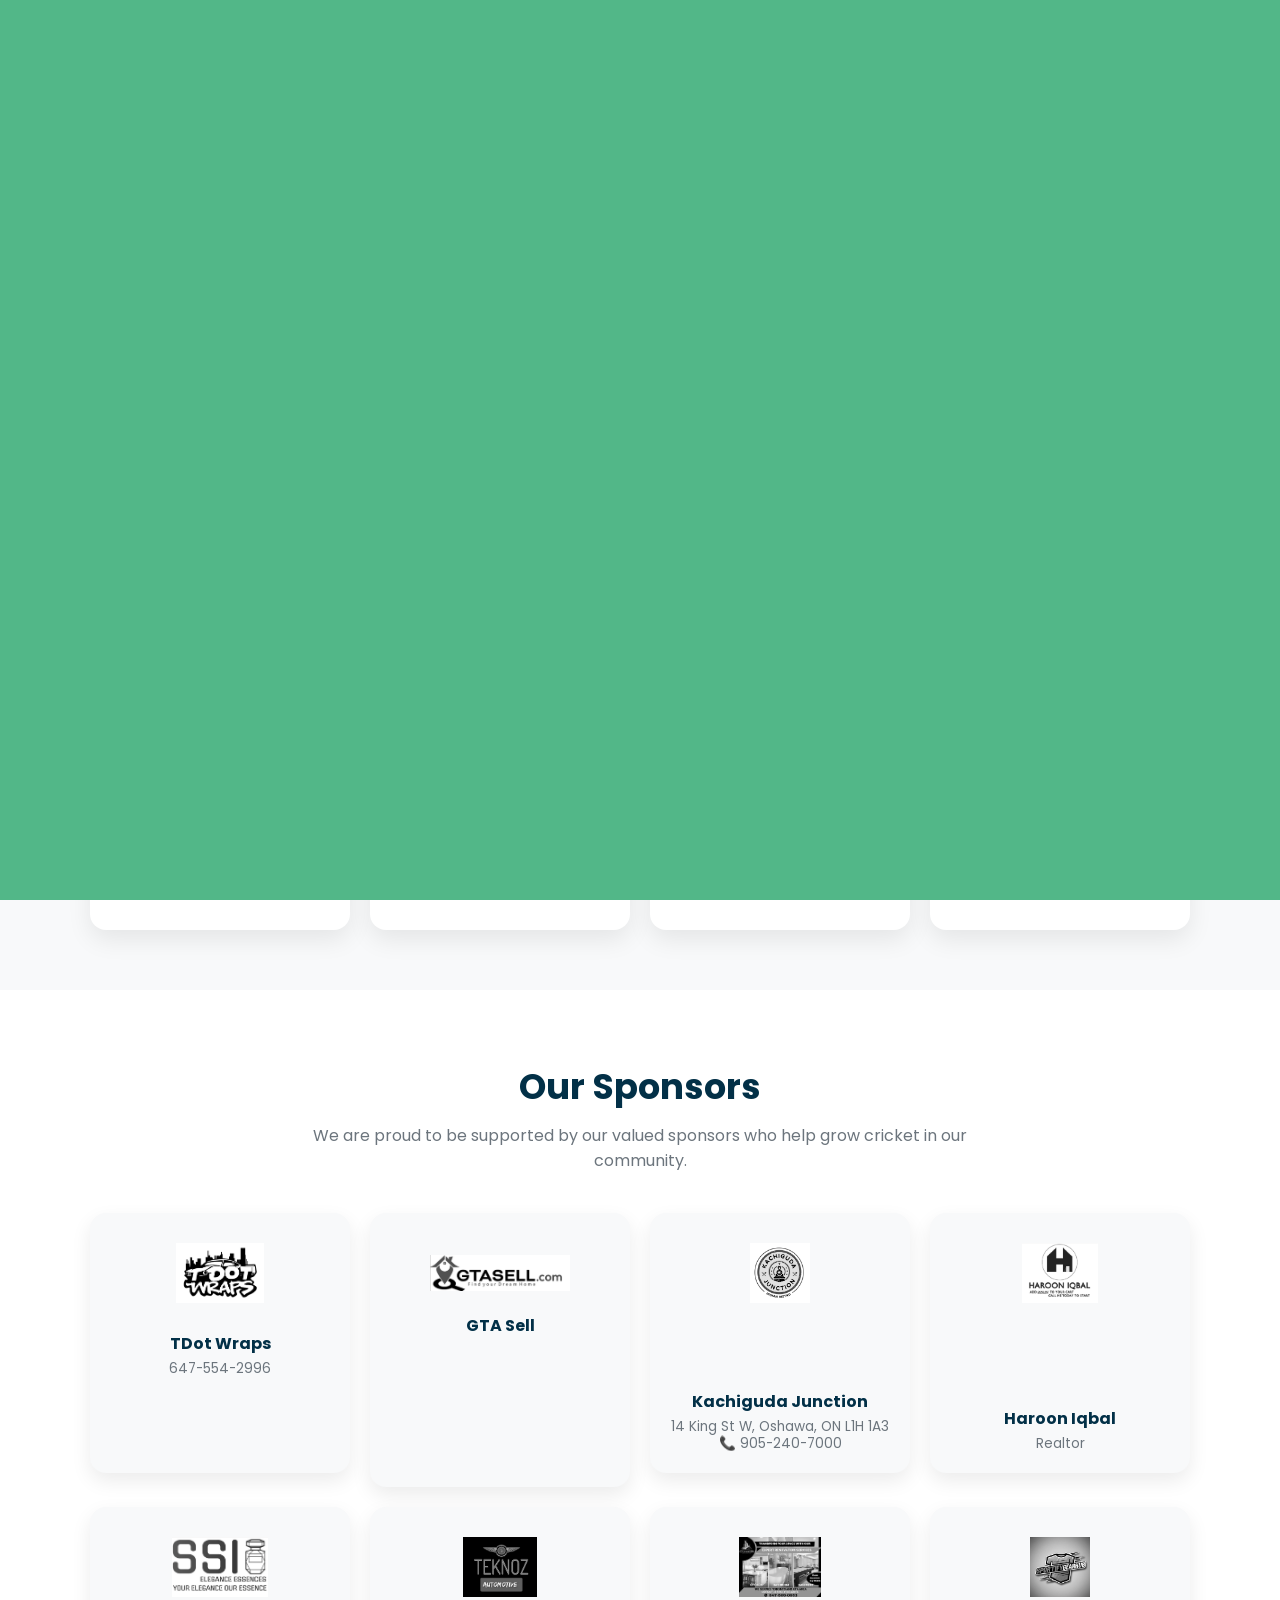
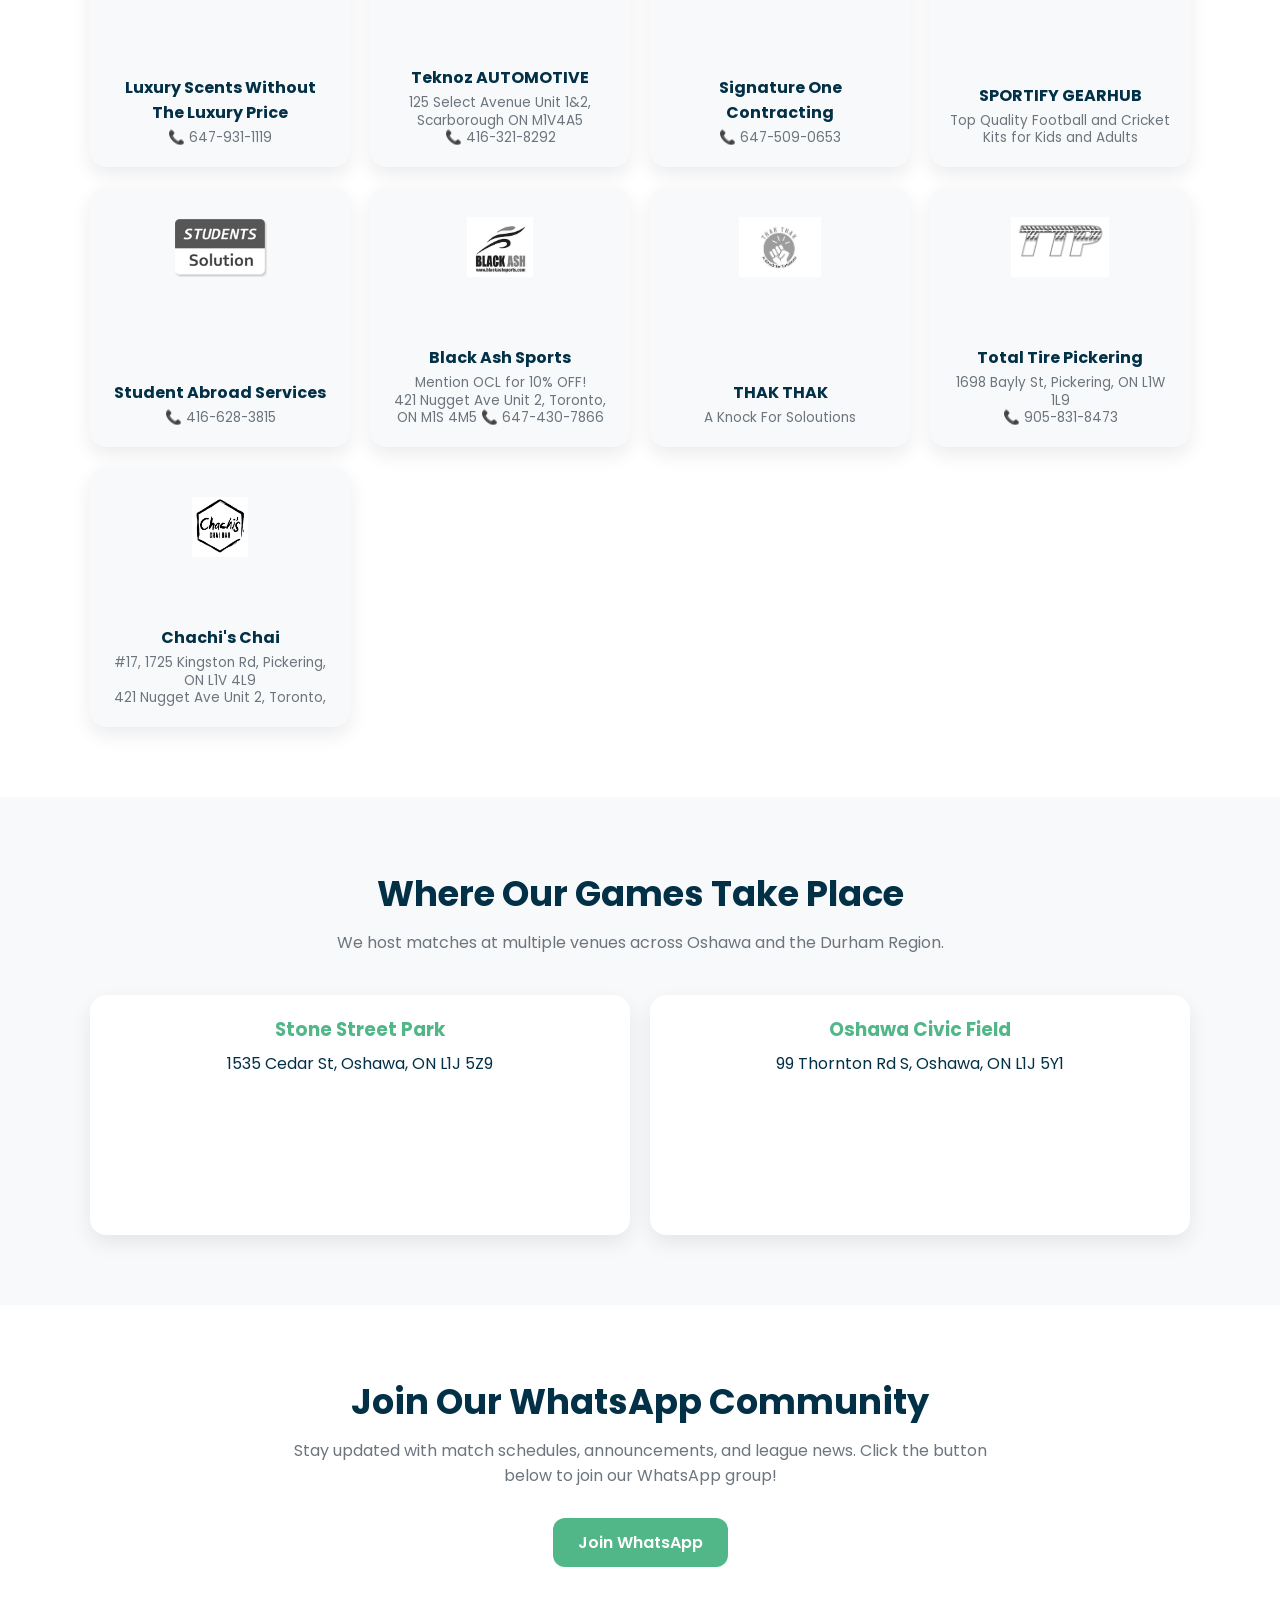
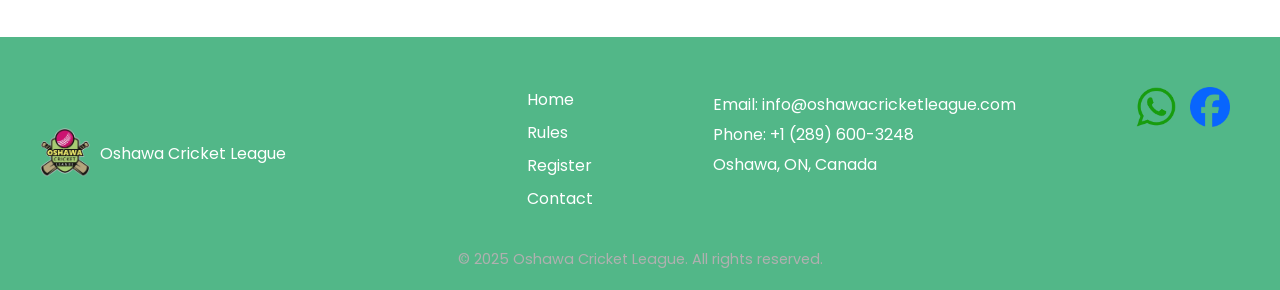
<file: index.html>
<!DOCTYPE html>
<html lang="en">
<head>
  <meta charset="UTF-8" />
  <meta name="viewport" content="width=device-width, initial-scale=1.0" />
  <title>Oshawa Cricket League</title>

  <link rel="stylesheet" href="style.css" />
  <link href="https://fonts.googleapis.com/css2?family=Poppins:wght@300;400;500;600;700&display=swap" rel="stylesheet">
</head>

<body>

<!-- ================= Splash Screen ================= -->
<div id="splash">
  <img src="logo.png" alt="Oshawa Cricket League Logo">
</div>
<!-- =============== End Splash Screen =============== -->

<!-- ================= Navigation Bar ================= -->
<nav id="navbar">
  <a href="index.html" id="nav-logo">
    <img src="logo.png" alt="Oshawa Cricket League Logo">
    <span id="company-name">Oshawa Cricket League</span>
  </a>

  <!-- Hamburger icon for mobile -->
  <div id="hamburger">
    <div class="line"></div>
    <div class="line"></div>
    <div class="line"></div>
  </div>

  <ul id="nav-links">
    <li><a href="index.html">Home</a></li>

    <!-- Rules Dropdown -->
    <li class="dropdown">
      <a href="#">Rules ▼</a>
      <ul class="dropdown-menu">
        <li><a href="indoor-rules.html">Indoor League</a></li>
        <li><a href="night-rules.html">Night League</a></li>
        <li><a href="hardball-rules.html">Hard Leather Ball</a></li>
        <li><a href="youth-hardball-rules.html">Youth Hard Leather Ball</a></li>
      </ul>
    </li>

    <li><a href="stats.html">Schedules & Stats</a></li>
    <li><a href="contact.html">Contact</a></li>
  </ul>
</nav>
<!-- =============== End Navigation Bar =============== -->

<!-- ================= Main Content ================= -->
<main id="main-content">
  <section class="hero">
    <h1>Welcome to Oshawa Cricket League</h1>
    <p>Community • Competition • Cricket</p>
    <a href="register.html" class="btn">Register Now</a>
  </section>
</main>
<!-- =============== End Main Content =============== -->

<!-- ================= About Us ================= -->
  <section id="about">
    <h2>About Us</h2>

    <div class="about-container">
      <div class="about-text">
        <p>
          The <strong>Oshawa Cricket League</strong>, is a community-focused organization dedicated to growing 
          and promoting cricket in Oshawa and the Durham Region. We provide a well-organized, competitive, 
          and inclusive platform for players of all skill levels while upholding the values of sportsmanship,
          respect, and fair play.
          <br><br>
          Our <strong>Mission</strong> is to develop and promote cricket by offering a structured, 
          competitive, and welcoming league that supports player growth, teamwork, and community engagement.          
          <br><br>
          Our <strong>Vision</strong> is to become a leading community cricket league that inspires participation,
          nurtures talent, and unites people through a shared passion for the game.
        </p>
      </div>

      <div class="about-image">
        <img src="team.jpeg" alt="Our Team">
      </div>
    </div>
  </section>
<!-- =============== End About Us =============== -->

<!-- =============== What We Offer =============== -->
<section class="offerings-section">
  <h2>What We Offer</h2>
  <div class="offerings-grid">

    <div class="offer-card">
      <div class="icon">🏏</div>
      <h3>Indoor Cricket</h3>
      <p><strong>Fall / Winter Season</strong></p>
      <span>Tuesday Nights</span>
      <small>Oshawa Civic Fieldhouse</small>
    </div>

    <div class="offer-card">
      <div class="icon">🌙</div>
      <h3>Night Cricket</h3>
      <p><strong>Summer Season</strong></p>
      <span>Wednesday Nights</span>
      <small>Oshawa Civic Recreation Complex</small>
    </div>

    <div class="offer-card">
      <div class="icon">⚡</div>
      <h3>Hard-Leather Ball Cricket</h3>
      <p><strong>Summer Season</strong></p>
      <span>Saturday Afternoons</span>
      <small>Stone Street Park</small>
    </div>

    <div class="offer-card">
      <div class="icon">👦</div>
      <h3>Youth Hard-Leather Cricket</h3>
      <p><strong>Youth Program</strong></p>
      <span>Monday Evenings</span>
      <small>Stone Street (DCDSB Field)</small>
    </div>

  </div>
</section>
<!-- =============== End What We Offer =============== -->

<!-- ================= Our Sponsors ================= -->
<section class="sponsors-section">
  <h2>Our Sponsors</h2>
  <p class="sponsors-subtext">
    We are proud to be supported by our valued sponsors who help grow cricket in our community.
  </p>

  <div class="sponsors-grid">

    <a href="https://tdotcustom.com/tdot-wraps/" target="_blank" class="sponsor-link">
      <div class="sponsor-card">
        <img src="tdotwraps.png" alt="Sponsor 1 Logo">
        <div class="sponsor-info">
          <h4>TDot Wraps</h4>
          <p>647-554-2996</p>
          <br>
          <br>
          <br>
        </div>
      </div>
    </a>

    <a href="https://sponsor2website.com" target="_blank" class="sponsor-link">
      <div class="sponsor-card">
        <img src="gtasell.png" alt="Sponsor 2 Logo">
        <div class="sponsor-info">
          <h4>GTA Sell</h4>
          <br>
          <br>
          <br>
          <br>
          <br>
        </div>
      </div>
    </a>

    <a href="https://www.kachigudajunction.ca/" target="_blank" class="sponsor-link">
      <div class="sponsor-card">
        <img src="indianbistro.png" alt="Sponsor 3 Logo">
        <div class="sponsor-info">
          <h4>Kachiguda Junction</h4>
          <p>14 King St W, Oshawa, ON L1H 1A3 
            <br>
            📞 905-240-7000
          </p>
        </div>
      </div>
    </a>

    <a href="https://sponsor4website.com" target="_blank" class="sponsor-link">
      <div class="sponsor-card">
        <img src="harooniqbal.png" alt="Sponsor 4 Logo">
        <div class="sponsor-info">
          <h4>Haroon Iqbal</h4>
          <p>Realtor</p>
        </div>
      </div>
    </a>

    <a href="https://ssiee.ca/" target="_blank" class="sponsor-link">
      <div class="sponsor-card">
        <img src="SSI Elegance.png" alt="Sponsor 5 Logo">
        <div class="sponsor-info">
          <h4>Luxury Scents Without The Luxury Price</h4>
          <p>📞 647-931-1119</p>
        </div>
      </div>
    </a>

    <a href="https://sponsor6website.com" target="_blank" class="sponsor-link">
      <div class="sponsor-card">
        <img src="teknoz.png" alt="Sponsor 6 Logo">
        <div class="sponsor-info">
          <h4>Teknoz AUTOMOTIVE</h4>
          <p>125 Select Avenue Unit 1&2, Scarborough ON M1V4A5
            <br> 📞 416-321-8292
          </p>
        </div>
      </div>
    </a>

    <a href="https://www.thakthak.ca/listing/signature-one-contracting/" target="_blank" class="sponsor-link">
      <div class="sponsor-card">
        <img src="signature one.png" alt="Sponsor 7 Logo">
        <div class="sponsor-info">
          <h4>Signature One Contracting</h4>
          <p>📞 647-509-0653</p>
        </div>
      </div>
    </a>

    <a href="https://www.whatsapp.com/channel/0029VaV1DGJAYlUK9IMDwR12" target="_blank" class="sponsor-link">
      <div class="sponsor-card">
        <img src="sportify.png" alt="Sponsor 8 Logo">
        <div class="sponsor-info">
          <h4>SPORTIFY GEARHUB</h4>
          <p>Top Quality Football and Cricket Kits for Kids and Adults</p>
        </div>
      </div>
    </a>

    <a href="https://studentssolution.co.uk/" target="_blank" class="sponsor-link">
      <div class="sponsor-card">
        <img src="students.png" alt="Sponsor 9 Logo">
        <div class="sponsor-info">
          <h4>Student Abroad Services</h4>
          <p>📞 416-628-3815</p>
        </div>
      </div>
    </a>

    <a href="https://sponsor10website.com" target="_blank" class="sponsor-link">
      <div class="sponsor-card">
        <img src="blackash.png" alt="Sponsor 10 Logo">
        <div class="sponsor-info">
          <h4>Black Ash Sports</h4>
          <p>Mention OCL for 10% OFF!
            <br>
            421 Nugget Ave Unit 2, Toronto, ON M1S 4M5
            📞 647-430-7866
          </p>
        </div>
      </div>
    </a>

    <a href="https://www.thakthak.ca/" target="_blank" class="sponsor-link">
      <div class="sponsor-card">
        <img src="THAKTHAK.png" alt="Sponsor 11 Logo">
        <div class="sponsor-info">
          <h4>THAK THAK</h4>
          <p>A Knock For Soloutions</p>
        </div>
      </div>
    </a>

    <a href="https://www.totaltirepickering.com/" target="_blank" class="sponsor-link">
      <div class="sponsor-card">
        <img src="ttp.png" alt="Sponsor 10 Logo">
        <div class="sponsor-info">
          <h4>Total Tire Pickering</h4>
          <p>1698 Bayly St, Pickering, ON L1W 1L9
            <br>
            📞 905-831-8473
          </p>
        </div>
      </div>
    </a>

    <a href="https://www.chachischai.com/" target="_blank" class="sponsor-link">
      <div class="sponsor-card">
        <img src="chachischai.png" alt="Sponsor 10 Logo">
        <div class="sponsor-info">
          <h4>Chachi's Chai</h4>
          <p>#17, 1725 Kingston Rd, Pickering, ON L1V 4L9
            <br>
            421 Nugget Ave Unit 2, Toronto, ON M1S 4M5
            📞 416-752-8787
          </p>
        </div>
      </div>
    </a>

  </div>
</section>
<!-- =============== End Our Sponsors =============== -->

<!-- ================= Game Locations Section ================= -->
<section class="locations-section">
  <h2>Where Our Games Take Place</h2>
  <p class="locations-subtext">We host matches at multiple venues across Oshawa and the Durham Region.</p>

  <div class="locations-grid">
    <!-- Stone Street Park -->
    <div class="location-card">
      <h3>Stone Street Park</h3>
      <p>1535 Cedar St, Oshawa, ON L1J 5Z9</p>
      <iframe 
        src="https://www.google.com/maps/embed?pb=!1m18!1m12!1m3!1d2888.051032879889!2d-78.867!3d43.900!2m3!1f0!2f0!3f0!3m2!1i1024!2i768!4f13.1!3m3!1m2!1s0x882b1a2c9f0d1a0b%3A0x123456789abcd!2sStone%20Street%20Park!5e0!3m2!1sen!2sca!4v1699999999999" 
        width="100%" 
        height="150" 
        style="border:0;" 
        allowfullscreen="" 
        loading="lazy" 
        referrerpolicy="no-referrer-when-downgrade">
      </iframe>
    </div>

    <!-- Oshawa Civic Field -->
    <div class="location-card">
      <h3>Oshawa Civic Field</h3>
      <p>99 Thornton Rd S, Oshawa, ON L1J 5Y1</p>
      <iframe 
        src="https://www.google.com/maps/embed?pb=!1m18!1m12!1m3!1d5750.917833577237!2d-78.89352752351947!3d43.887761171092!2m3!1f0!2f0!3f0!3m2!1i1024!2i768!4f13.1!3m3!1m2!1s0x89d51daf1bc34da5%3A0x8a9a93f44134a738!2s99%20Thornton%20Rd%20S%2C%20Oshawa%2C%20ON%20L1J%205Y1%2C%20Canada!5e0!3m2!1sen!2sus!4v1765925198850!5m2!1sen!2sus" 
        width="100%" 
        height="150" 
        style="border:0;" 
        allowfullscreen="" 
        loading="lazy" 
        referrerpolicy="no-referrer-when-downgrade">
      </iframe>
    </div>
  </div>
</section>
<!-- ================= End Game Locations Section ================= -->

<!-- ================= Join Our WhatsApp Section ================= -->
<section class="whatsapp-section">
  <h2>Join Our WhatsApp Community</h2>
  <p class="whatsapp-subtext">
    Stay updated with match schedules, announcements, and league news. Click the button below to join our WhatsApp group!
  </p>

  <a href="https://chat.whatsapp.com/Fw3AVTek91DAS0odz9z2QQ" target="_blank" class="whatsapp-button">
    Join WhatsApp
  </a>
</section>
<!-- ================= End WhatsApp Section ================= -->

<!-- ================= Footer ================= -->
<footer class="footer-section">
  <div class="footer-container">
    <!-- Logo -->
    <div class="footer-logo">
      <img src="logo.png" alt="Oshawa Cricket League Logo">
      <span>Oshawa Cricket League</span>
    </div>
<br>
<br>
    <!-- Quick Links -->
    <div class="footer-links">
      <a href="index.html">Home</a>
      <a href="indoor-rules.html">Rules</a>
      <a href="register.html">Register</a>
      <a href="contact.html">Contact</a>
    </div>

    <!-- Contact Info -->
    <div class="footer-contact">
      <p>Email: info@oshawacricketleague.com</p>
      <p>Phone: +1 (289) 600-3248</p>
      <p>Oshawa, ON, Canada</p>
    </div>

    <!-- Social / WhatsApp -->
    <div class="footer-social">
      <a href="https://chat.whatsapp.com/Fw3AVTek91DAS0odz9z2QQ" target="_blank">
        <img src="whatsapp.png" alt="WhatsApp">
      </a>
      <a href="https://www.facebook.com/oshawacricket/" target="_blank">
        <img src="fb.png" alt="Facebook">
      </a>
    </div>
  </div>

  <div class="footer-bottom">
    <p>© 2025 Oshawa Cricket League. All rights reserved.</p>
  </div>
</footer>
<!-- ================= End Footer ================= -->

<script src="script.js"></script>
</body>
</html>
</file>
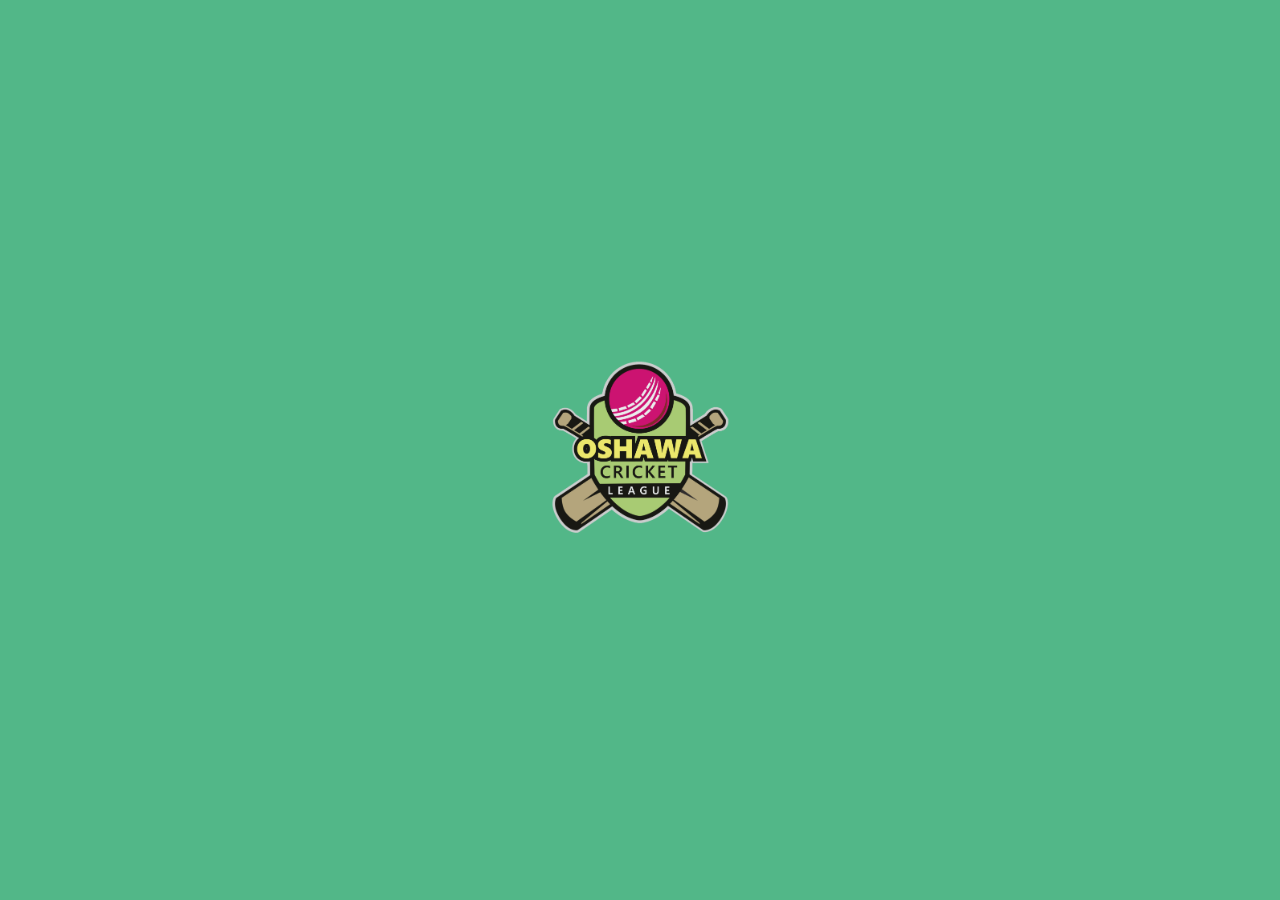
<file: contact.html>
<!DOCTYPE html>
<html lang="en">
<head>
  <meta charset="UTF-8" />
  <meta name="viewport" content="width=device-width, initial-scale=1.0" />
  <title>Contact</title>

  <link rel="stylesheet" href="style.css" />
  <link href="https://fonts.googleapis.com/css2?family=Poppins:wght@300;400;500;600;700&display=swap" rel="stylesheet">
</head>

<body>

<!-- ================= Splash Screen ================= -->
<div id="splash">
  <img src="logo.png" alt="Oshawa Cricket League Logo">
</div>
<!-- =============== End Splash Screen =============== -->

<!-- ================= Navigation Bar ================= -->
<nav id="navbar">
  <a href="index.html" id="nav-logo">
    <img src="logo.png" alt="Oshawa Cricket League Logo">
    <span id="company-name">Oshawa Cricket League</span>
  </a>

  <!-- Hamburger icon for mobile -->
  <div id="hamburger">
    <div class="line"></div>
    <div class="line"></div>
    <div class="line"></div>
  </div>

  <ul id="nav-links">
    <li><a href="index.html">Home</a></li>

    <!-- Rules Dropdown -->
    <li class="dropdown">
      <a href="#">Rules ▼</a>
      <ul class="dropdown-menu">
        <li><a href="indoor-rules.html">Indoor League</a></li>
        <li><a href="night-rules.html">Night League</a></li>
        <li><a href="hardball-rules.html">Hard Leather Ball</a></li>
        <li><a href="youth-hardball-rules.html">Youth Hard Leather Ball</a></li>
      </ul>
    </li>

    <li><a href="stats.html">Schedule & Stats</a></li>
    <li><a href="contact.html">Contact</a></li>
  </ul>
</nav>
<!-- =============== End Navigation Bar =============== -->

<!-- ================= Main Content ================= -->
<main id="main-content">
  <section class="hero">
    <h1>Welcome to Oshawa Cricket League</h1>
    <p>Community • Competition • Cricket</p>
    <a href="#" class="btn">Register Now</a>
  </section>
</main>
<!-- =============== End Main Content =============== -->

<script src="script.js"></script>
</body>
</html>
</file>
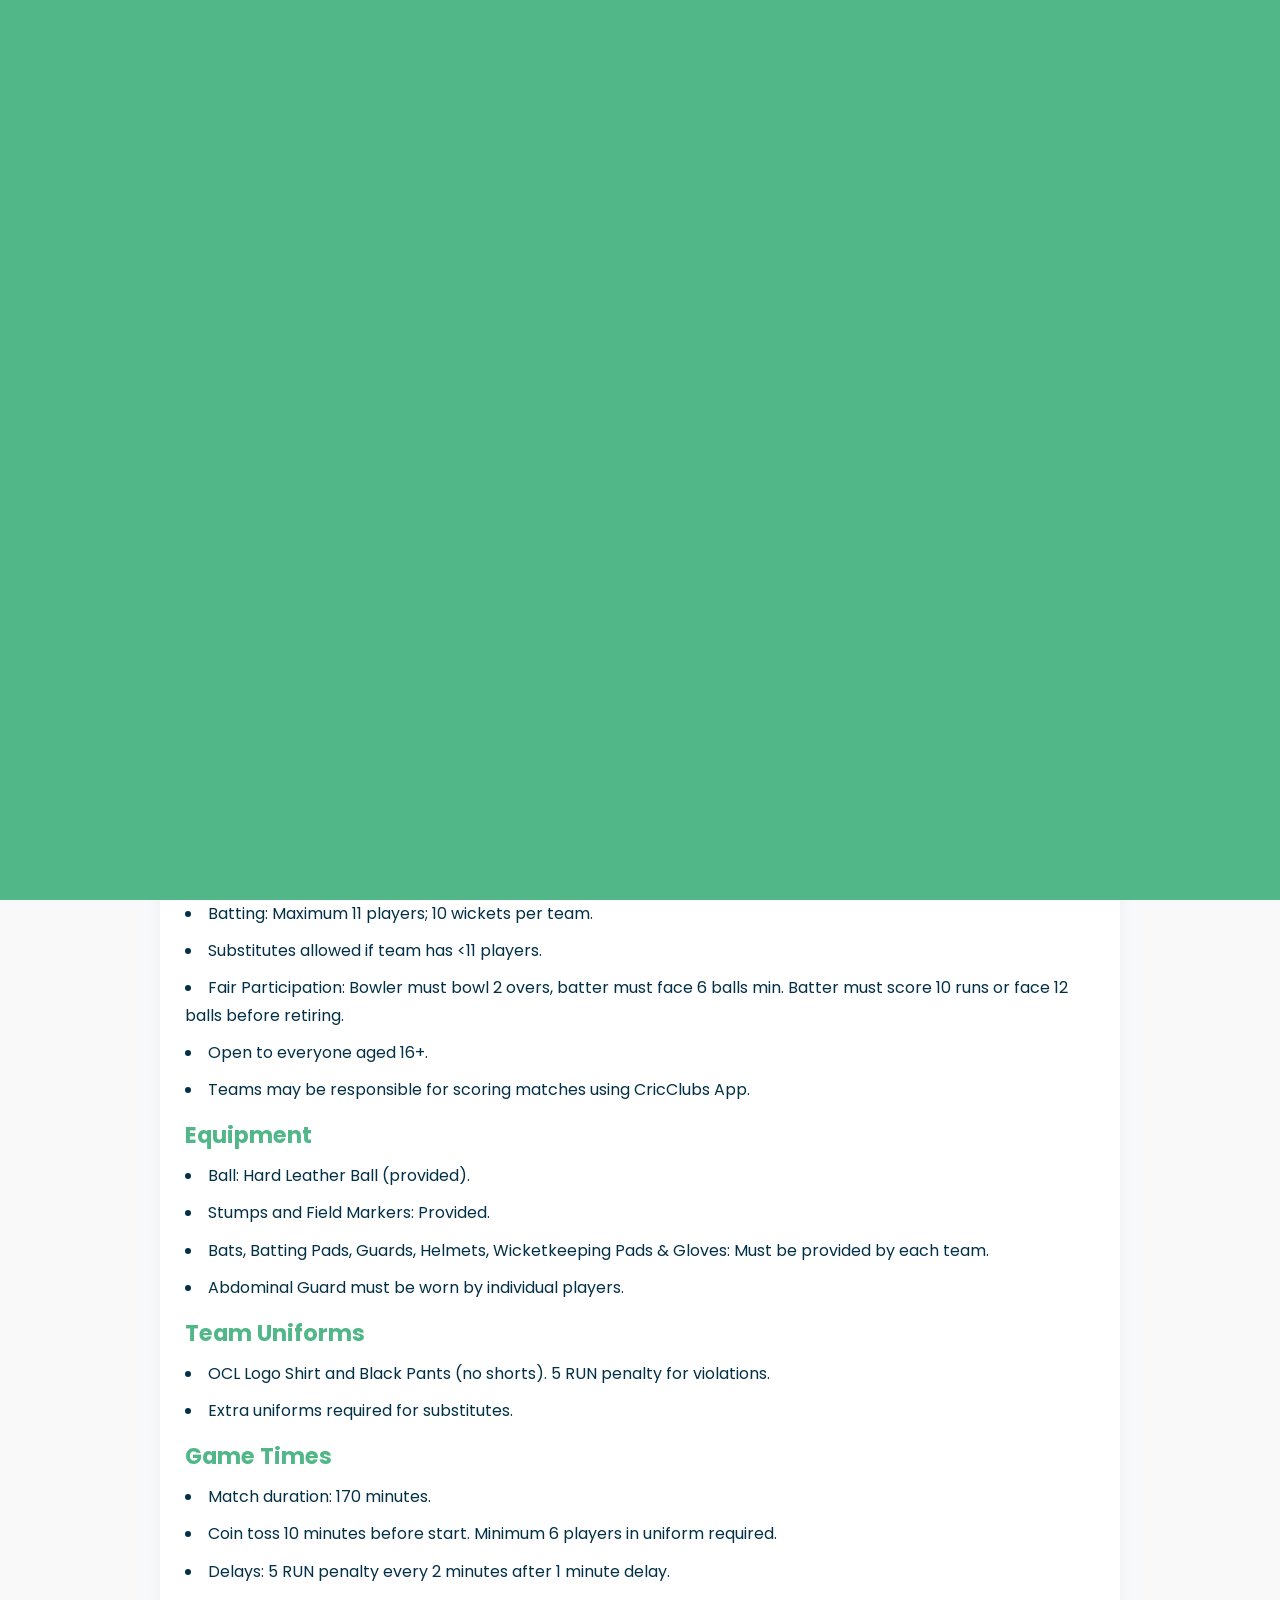
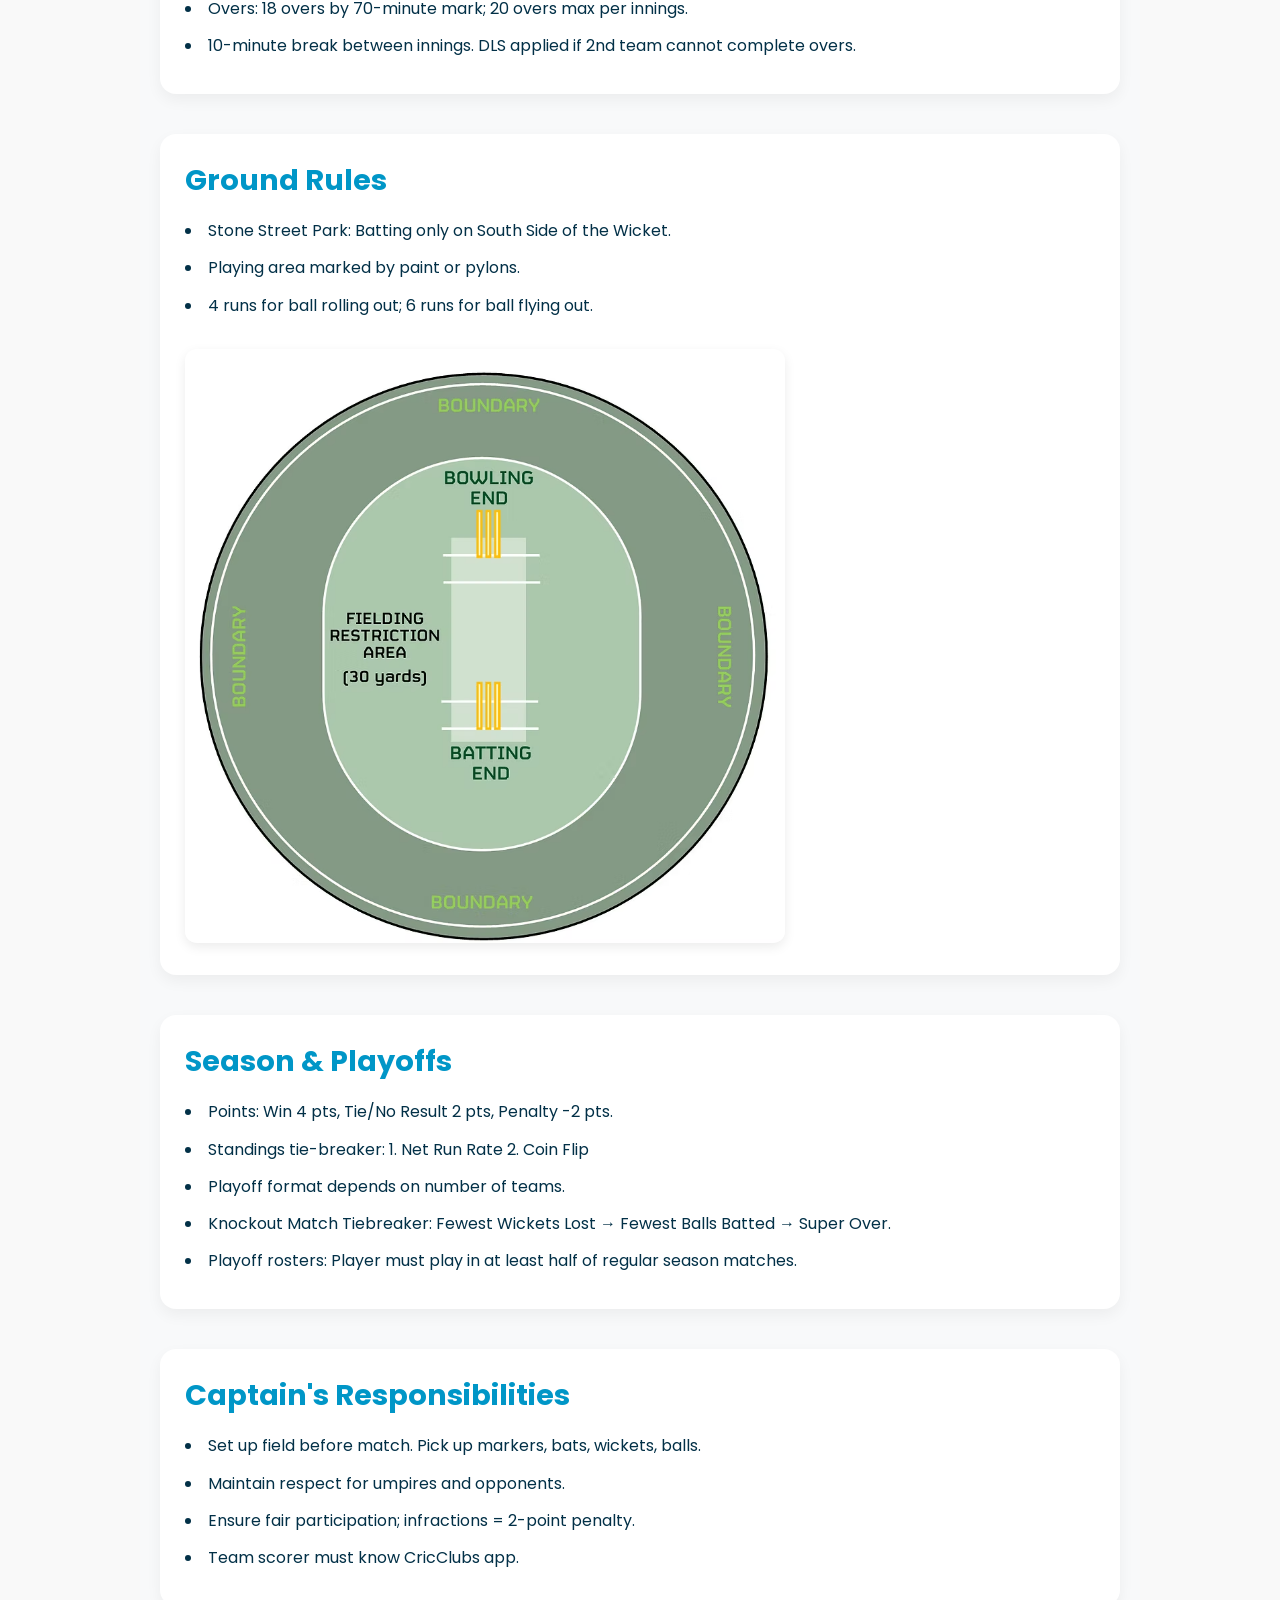
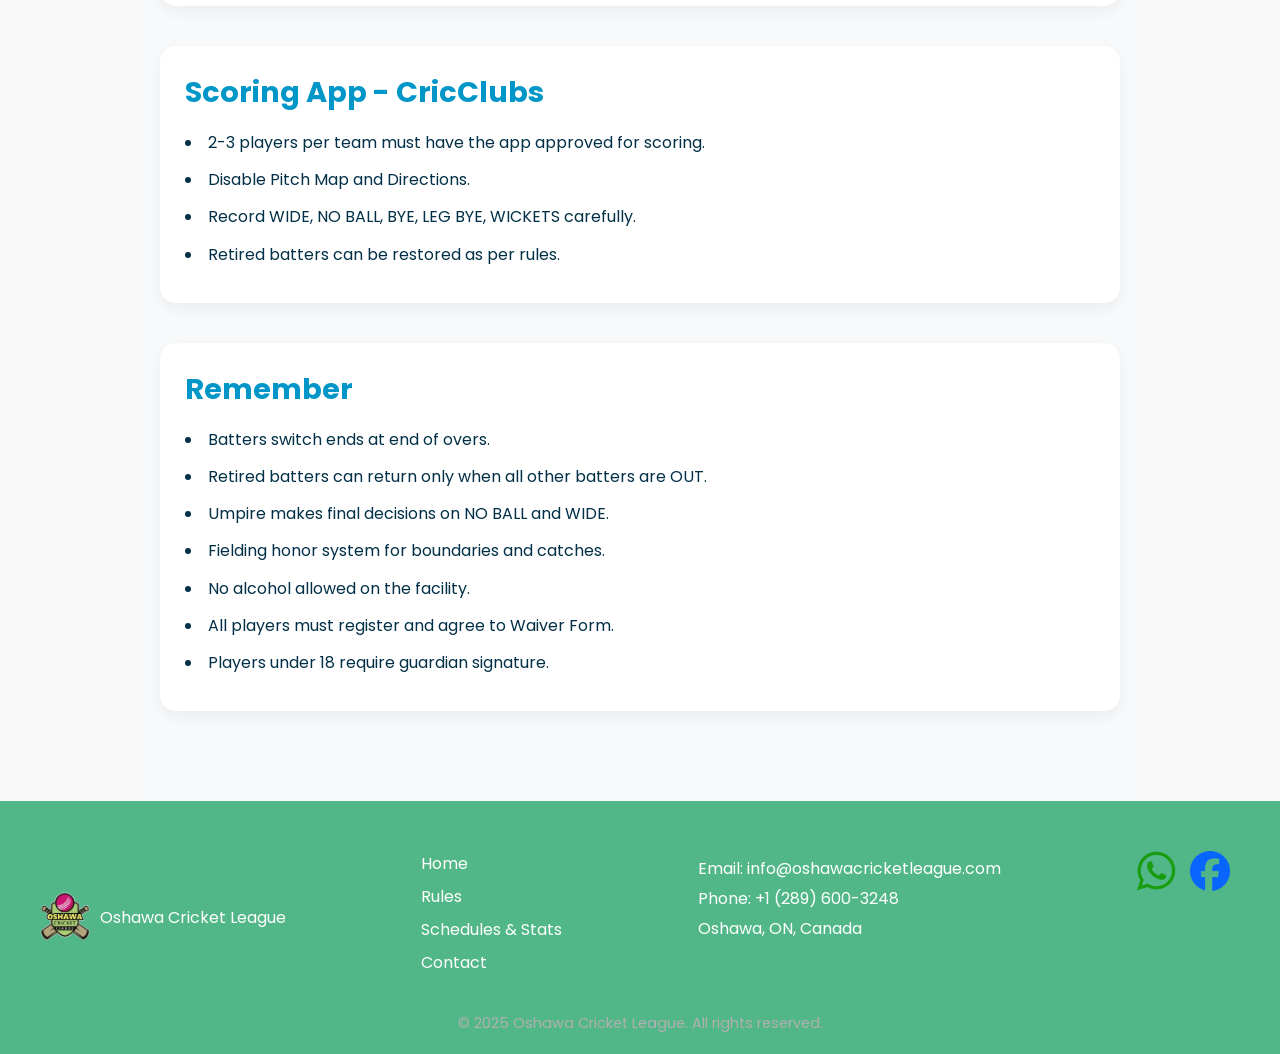
<file: hardball-rules.html>
<!DOCTYPE html>
<html lang="en">
<head>
  <meta charset="UTF-8" />
  <meta name="viewport" content="width=device-width, initial-scale=1.0" />
  <title>Outdoor Hardball League Rules</title>
  <link rel="stylesheet" href="style.css" />
  <link href="https://fonts.googleapis.com/css2?family=Poppins:wght@300;400;500;600;700&display=swap" rel="stylesheet">
</head>

<body>

<!-- ================= Splash Screen ================= -->
<div id="splash">
  <img src="logo.png" alt="Oshawa Cricket League Logo">
</div>
<!-- =============== End Splash Screen =============== -->

<!-- ================= Navigation Bar ================= -->
<nav id="navbar">
  <a href="index.html" id="nav-logo">
    <img src="logo.png" alt="Oshawa Cricket League Logo">
    <span id="company-name">Oshawa Cricket League</span>
  </a>

  <!-- Hamburger icon for mobile -->
  <div id="hamburger">
    <div class="line"></div>
    <div class="line"></div>
    <div class="line"></div>
  </div>

  <ul id="nav-links">
    <li><a href="index.html">Home</a></li>

    <!-- Rules Dropdown -->
    <li class="dropdown">
      <a href="#">Rules ▼</a>
      <ul class="dropdown-menu">
        <li><a href="indoor-rules.html">Indoor League</a></li>
        <li><a href="night-rules.html">Night League</a></li>
        <li><a href="hardball-rules.html">Hard Leather Ball</a></li>
        <li><a href="youth-hardball-rules.html">Youth Hard Leather Ball</a></li>
      </ul>
    </li>

    <li><a href="stats.html">Schedule & Stats</a></li>
    <li><a href="contact.html">Contact</a></li>
  </ul>
</nav>
<!-- =============== End Navigation Bar =============== -->

<!-- ================= Main Content ================= -->
<main id="main-content">
  <section class="hero">
    <h1>Outdoor Hardball League Rules</h1>
    <a href="#" class="btn">Register Now</a>
  </section>
</main>
<!-- =============== End Main Content =============== -->

<!-- =============== End Hardball Rules Section =============== -->
<section class="rules-section">
  <!-- Modifications from Laws of Cricket -->
  <div class="rules-category">
    <h2>Modifications from the Laws of Cricket</h2>
    <ul>
      <li>Each team bats for a set period of time: 80 minutes or 20 overs.</li>
      <li>Each bowler will be limited to 4 overs.</li>
      <li>Ball: Hard Leather Ball (White - Black Ash Sports).</li>
      <li>Fielding Restrictions: First 6 overs - Powerplay. Only 2 fielders outside the 30-yard Fielding Restriction Area. Remaining overs - 4 fielders must stay within the restriction area. See Diagram Below.</li>
      <li>WIDE and NO BALL: ICC Standard Applies.</li>
      <li>WIDE delivery: 1 run (+ additional runs) for batting side; batter can be OUT - stumped.</li>
      <li>NO BALL: Next ball is a FREE HIT. Batter can score runs without risk of being OUT (except run out). After 3rd WIDE/NO BALL, subsequent deliveries = 2 runs (+ any additional runs).</li>
      <li>Innings Last Over: Umpire declares last over with 4 minutes left. All WIDE balls rebowled.</li>
      <li>BYES: Runs taken because the ball is missed by wicketkeeper.</li>
      <li>LEG BYES: Runs scored if ball hits legs after batter's shot.</li>
      <li>Batters are OUT when bowled, caught, run out, stumped, or hit wicket.</li>
      <li>LBW will be enforced fully or on deliberate blocking of the wickets.</li>
    </ul>
  </div>

  <!-- Tournament Specific Rules -->
  <div class="rules-category">
    <h2>Tournament Specific Rules</h2>

    <h3>The Team</h3>
    <ul>
      <li>Minimum 9 players per team; remaining players follow guidelines.</li>
      <li>Fielding: Maximum 11 players on the field.</li>
      <li>Batting: Maximum 11 players; 10 wickets per team.</li>
      <li>Substitutes allowed if team has <11 players.</li>
      <li>Fair Participation: Bowler must bowl 2 overs, batter must face 6 balls min. Batter must score 10 runs or face 12 balls before retiring.</li>
      <li>Open to everyone aged 16+.</li>
      <li>Teams may be responsible for scoring matches using CricClubs App.</li>
    </ul>

    <h3>Equipment</h3>
    <ul>
      <li>Ball: Hard Leather Ball (provided).</li>
      <li>Stumps and Field Markers: Provided.</li>
      <li>Bats, Batting Pads, Guards, Helmets, Wicketkeeping Pads & Gloves: Must be provided by each team.</li>
      <li>Abdominal Guard must be worn by individual players.</li>
    </ul>

    <h3>Team Uniforms</h3>
    <ul>
      <li>OCL Logo Shirt and Black Pants (no shorts). 5 RUN penalty for violations.</li>
      <li>Extra uniforms required for substitutes.</li>
    </ul>

    <h3>Game Times</h3>
    <ul>
      <li>Match duration: 170 minutes.</li>
      <li>Coin toss 10 minutes before start. Minimum 6 players in uniform required.</li>
      <li>Delays: 5 RUN penalty every 2 minutes after 1 minute delay.</li>
      <li>Overs: 18 overs by 70-minute mark; 20 overs max per innings.</li>
      <li>10-minute break between innings. DLS applied if 2nd team cannot complete overs.</li>
    </ul>
  </div>

  <!-- Ground Rules -->
  <div class="rules-category">
    <h2>Ground Rules</h2>
    <ul>
      <li>Stone Street Park: Batting only on South Side of the Wicket.</li>
      <li>Playing area marked by paint or pylons.</li>
      <li>4 runs for ball rolling out; 6 runs for ball flying out.</li>
    </ul>

    <!-- Optional Ground Image -->
    <img src="outdoor.avif" alt="Outdoor League Ground Map" class="ground-image">
  </div>

  <!-- Season & Playoffs -->
  <div class="rules-category">
    <h2>Season & Playoffs</h2>
    <ul>
      <li>Points: Win 4 pts, Tie/No Result 2 pts, Penalty -2 pts.</li>
      <li>Standings tie-breaker: 1. Net Run Rate 2. Coin Flip</li>
      <li>Playoff format depends on number of teams.</li>
      <li>Knockout Match Tiebreaker: Fewest Wickets Lost → Fewest Balls Batted → Super Over.</li>
      <li>Playoff rosters: Player must play in at least half of regular season matches.</li>
    </ul>
  </div>

  <!-- Captain's Responsibilities -->
  <div class="rules-category">
    <h2>Captain's Responsibilities</h2>
    <ul>
      <li>Set up field before match. Pick up markers, bats, wickets, balls.</li>
      <li>Maintain respect for umpires and opponents.</li>
      <li>Ensure fair participation; infractions = 2-point penalty.</li>
      <li>Team scorer must know CricClubs app.</li>
    </ul>
  </div>

  <!-- Scoring App -->
  <div class="rules-category">
    <h2>Scoring App - CricClubs</h2>
    <ul>
      <li>2-3 players per team must have the app approved for scoring.</li>
      <li>Disable Pitch Map and Directions.</li>
      <li>Record WIDE, NO BALL, BYE, LEG BYE, WICKETS carefully.</li>
      <li>Retired batters can be restored as per rules.</li>
    </ul>
  </div>

  <!-- Additional Notes -->
  <div class="rules-category">
    <h2>Remember</h2>
    <ul>
      <li>Batters switch ends at end of overs.</li>
      <li>Retired batters can return only when all other batters are OUT.</li>
      <li>Umpire makes final decisions on NO BALL and WIDE.</li>
      <li>Fielding honor system for boundaries and catches.</li>
      <li>No alcohol allowed on the facility.</li>
      <li>All players must register and agree to Waiver Form.</li>
      <li>Players under 18 require guardian signature.</li>
    </ul>
  </div>
</section>
<!-- =============== End Hardball Rules Section =============== -->

<!-- ================= Footer ================= -->
<footer class="footer-section">
  <div class="footer-container">
    <!-- Logo -->
    <div class="footer-logo">
      <img src="logo.png" alt="Oshawa Cricket League Logo">
      <span>Oshawa Cricket League</span>
    </div>

    <!-- Quick Links -->
    <div class="footer-links">
      <a href="index.html">Home</a>
      <a href="indoor-rules.html">Rules</a>
      <a href="stats.html">Schedules & Stats</a>
      <a href="contact.html">Contact</a>
    </div>

    <!-- Contact Info -->
    <div class="footer-contact">
      <p>Email: info@oshawacricketleague.com</p>
      <p>Phone: +1 (289) 600-3248</p>
      <p>Oshawa, ON, Canada</p>
    </div>

    <!-- Social / WhatsApp -->
    <div class="footer-social">
      <a href="https://chat.whatsapp.com/Fw3AVTek91DAS0odz9z2QQ" target="_blank">
        <img src="whatsapp.png" alt="WhatsApp">
      </a>
      <a href="https://www.facebook.com/oshawacricket/" target="_blank">
        <img src="fb.png" alt="Facebook">
      </a>
    </div>
  </div>

  <div class="footer-bottom">
    <p>© 2025 Oshawa Cricket League. All rights reserved.</p>
  </div>
</footer>
<!-- ================= End Footer ================= -->






<script src="script.js"></script>
 </body>
 </html>
</file>
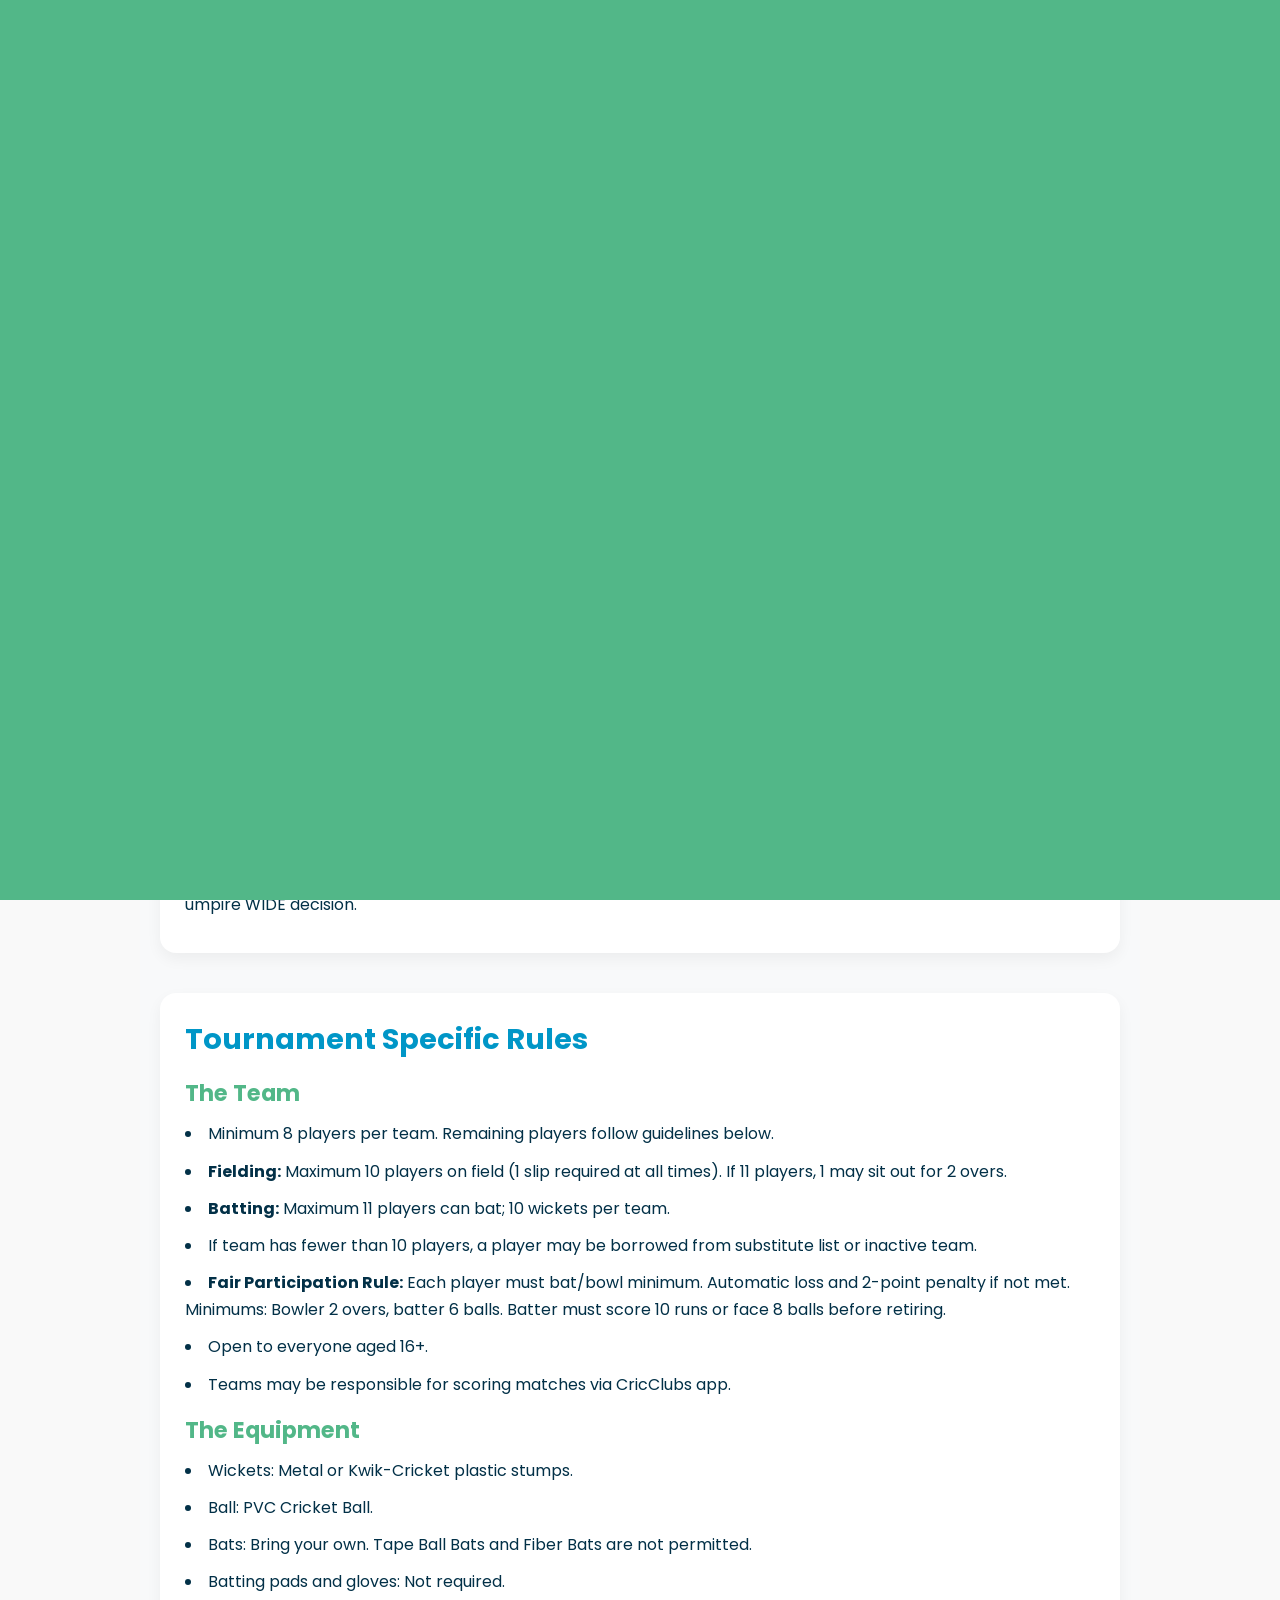
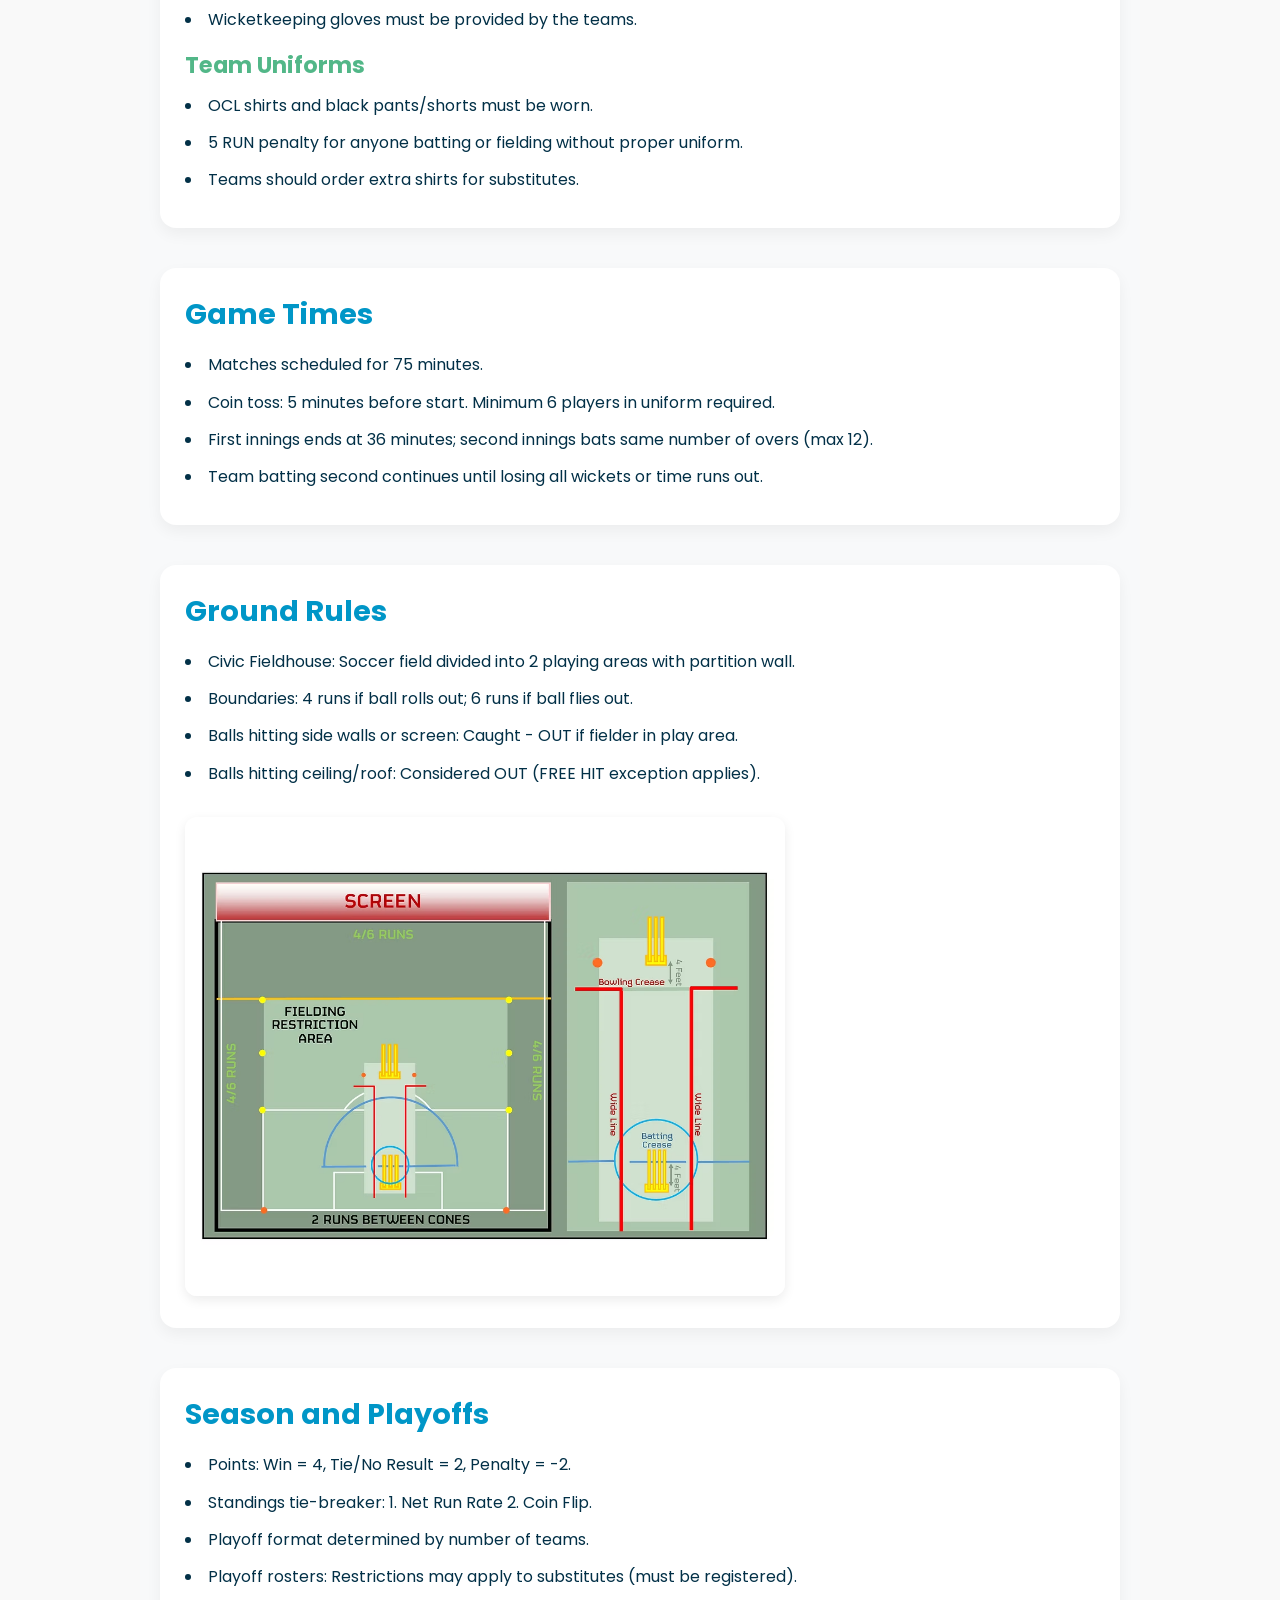
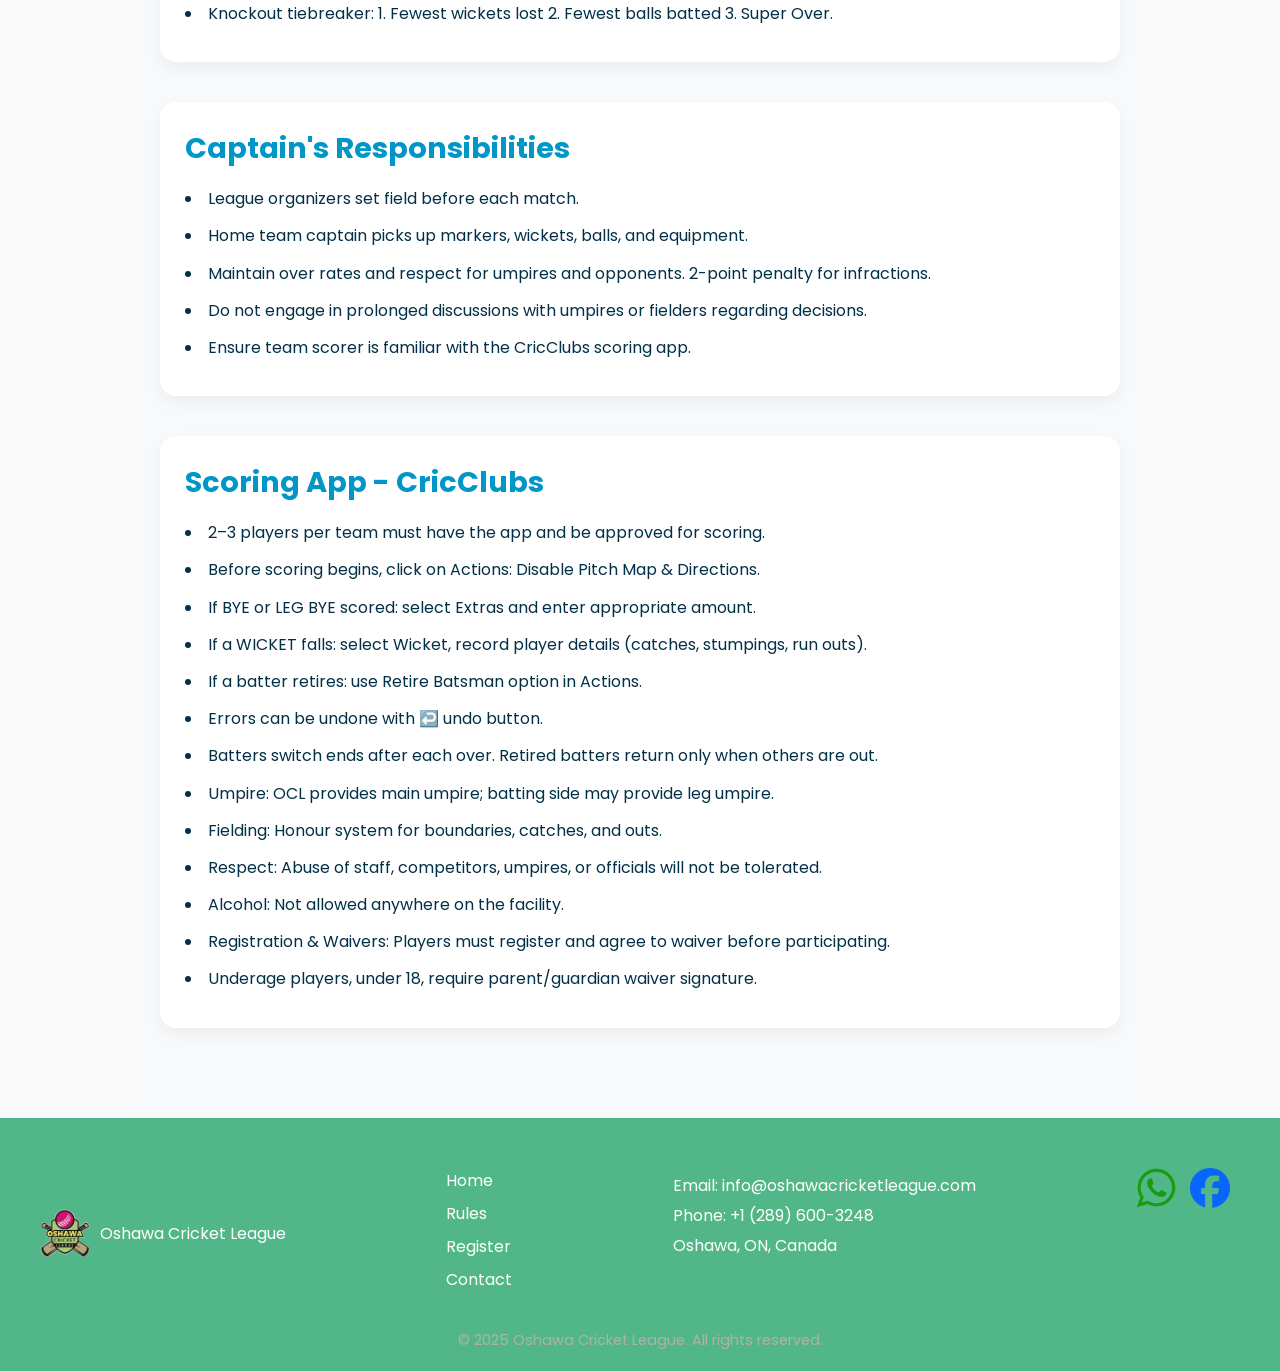
<file: indoor-rules.html>
<!DOCTYPE html>
<html lang="en">
<head>
  <meta charset="UTF-8" />
  <meta name="viewport" content="width=device-width, initial-scale=1.0" />
  <title>Indoor League Rules</title>
  <link rel="stylesheet" href="style.css" />
  <link href="https://fonts.googleapis.com/css2?family=Poppins:wght@300;400;500;600;700&display=swap" rel="stylesheet">
</head>

<body>

<!-- ================= Splash Screen ================= -->
<div id="splash">
  <img src="logo.png" alt="Oshawa Cricket League Logo">
</div>
<!-- =============== End Splash Screen =============== -->

<!-- ================= Navigation Bar ================= -->
<nav id="navbar">
  <a href="index.html" id="nav-logo">
    <img src="logo.png" alt="Oshawa Cricket League Logo">
    <span id="company-name">Oshawa Cricket League</span>
  </a>

  <!-- Hamburger icon for mobile -->
  <div id="hamburger">
    <div class="line"></div>
    <div class="line"></div>
    <div class="line"></div>
  </div>

  <ul id="nav-links">
    <li><a href="index.html">Home</a></li>

    <!-- Rules Dropdown -->
    <li class="dropdown">
      <a href="#">Rules ▼</a>
      <ul class="dropdown-menu">
        <li><a href="indoor-rules.html">Indoor League</a></li>
        <li><a href="night-rules.html">Night League</a></li>
        <li><a href="hardball-rules.html">Hard Leather Ball</a></li>
        <li><a href="youth-hardball-rules.html">Youth Hard Leather Ball</a></li>
      </ul>
    </li>

    <li><a href="stats.html">Schedule & Stats</a></li>
    <li><a href="contact.html">Contact</a></li>
  </ul>
</nav>
<!-- =============== End Navigation Bar =============== -->

<!-- ================= Main Content ================= -->
<main id="main-content">
  <section class="hero">
    <h1>Indoor League Rules</h1>
    <a href="#" class="btn">Register Now</a>
  </section>
</main>
<!-- =============== End Main Content =============== -->

<!-- =============== Indoor Rules Section =============== -->
<section class="rules-section">
  <!-- Modifications from the Laws of Cricket -->
  <div class="rules-category">
    <h2>Modifications from the Laws of Cricket</h2>
    <ul>
      <li><strong>Each team bats</strong> for a set period of time (36 minutes) or 12 overs.</li>
      <li>Bowler bowls from a run-up no longer than 10 yards.</li>
      <li>Each bowler is limited to 2 overs.</li>
      <li>Ball: PVC Soft Plastic Ball.</li>
      <li>
        <strong>Fielding Restrictions:</strong> 
        <ul>
          <li>First 4 overs - Powerplay: Only 2 fielders allowed outside the fielding restriction area.</li>
          <li>Remaining overs: 4 fielders (including 1 slip fielder) must be within the fielding restriction area.</li>
          <li>Minimum 4 fielders on each side of the field. If 10 fielders, 1 must stand in slip.</li>
        </ul>
      </li>
      <li>
        <strong>Wide and No Ball Rules:</strong>
        <ul>
          <li>First two in the over will be re-bowled. Thereafter, 2 RUNs awarded (plus any additional runs completed by batters) and ball not re-bowled.</li>
          <li>All wides and no balls will be re-bowled in the last over of each innings.</li>
          <li><strong>Wide delivery:</strong> Any ball passing outside the wide marker or behind the batter. Batter can be stumped out on a wide ball.</li>
          <li>Persistent wides may lead to a 5 RUN penalty for unfair play.</li>
          <li><strong>No Ball:</strong> Bowler oversteps, throws, or bowls over batter’s waist. Next ball is a FREE HIT; runs scored allowed without dismissal (except run out).</li>
        </ul>
      </li>
      <li>
        <strong>Innings Last Over:</strong> Umpire declares last over with 4 minutes left. No new over to be bowled after 35 minutes.
      </li>
      <li><strong>Byes:</strong> Runs taken when ball is missed by wicketkeeper.</li>
      <li><strong>Leg Byes:</strong> Runs taken when ball hits batter’s legs after missing the shot.</li>
      <li>The batter is OUT when bowled, caught, run out, stumped, hits roof, or hits wicket.</li>
      <li>Leg before wicket (LBW) not enforced. Fourth stump added. Batter moving across to block stumps may affect umpire WIDE decision.</li>
    </ul>
  </div>

  <!-- Tournament Specific Rules -->
  <div class="rules-category">
    <h2>Tournament Specific Rules</h2>
    <h3>The Team</h3>
    <ul>
      <li>Minimum 8 players per team. Remaining players follow guidelines below.</li>
      <li><strong>Fielding:</strong> Maximum 10 players on field (1 slip required at all times). If 11 players, 1 may sit out for 2 overs.</li>
      <li><strong>Batting:</strong> Maximum 11 players can bat; 10 wickets per team.</li>
      <li>If team has fewer than 10 players, a player may be borrowed from substitute list or inactive team.</li>
      <li><strong>Fair Participation Rule:</strong> Each player must bat/bowl minimum. Automatic loss and 2-point penalty if not met. Minimums: Bowler 2 overs, batter 6 balls. Batter must score 10 runs or face 8 balls before retiring.</li>
      <li>Open to everyone aged 16+.</li>
      <li>Teams may be responsible for scoring matches via CricClubs app.</li>
    </ul>

    <h3>The Equipment</h3>
    <ul>
      <li>Wickets: Metal or Kwik-Cricket plastic stumps.</li>
      <li>Ball: PVC Cricket Ball.</li>
      <li>Bats: Bring your own. Tape Ball Bats and Fiber Bats are not permitted.</li>
      <li>Batting pads and gloves: Not required.</li>
      <li>Wicketkeeping gloves must be provided by the teams.</li>
    </ul>

    <h3>Team Uniforms</h3>
    <ul>
      <li>OCL shirts and black pants/shorts must be worn.</li>
      <li>5 RUN penalty for anyone batting or fielding without proper uniform.</li>
      <li>Teams should order extra shirts for substitutes.</li>
    </ul>
  </div>

  <!-- Game Times -->
  <div class="rules-category">
    <h2>Game Times</h2>
    <ul>
      <li>Matches scheduled for 75 minutes.</li>
      <li>Coin toss: 5 minutes before start. Minimum 6 players in uniform required.</li>
      <li>First innings ends at 36 minutes; second innings bats same number of overs (max 12).</li>
      <li>Team batting second continues until losing all wickets or time runs out.</li>
    </ul>
  </div>

  <!-- Ground Rules -->
<div class="rules-category">
  <h2>Ground Rules</h2>
  <ul>
    <li>Civic Fieldhouse: Soccer field divided into 2 playing areas with partition wall.</li>
    <li>Boundaries: 4 runs if ball rolls out; 6 runs if ball flies out.</li>
    <li>Balls hitting side walls or screen: Caught - OUT if fielder in play area.</li>
    <li>Balls hitting ceiling/roof: Considered OUT (FREE HIT exception applies).</li>
  </ul>
  
  <!-- Add image below rules -->
  <img src="ground-map.avif" alt="Ground Layout Map" class="ground-image">
</div>

  <!-- Season & Playoffs -->
  <div class="rules-category">
    <h2>Season and Playoffs</h2>
    <ul>
      <li>Points: Win = 4, Tie/No Result = 2, Penalty = -2.</li>
      <li>Standings tie-breaker: 1. Net Run Rate 2. Coin Flip.</li>
      <li>Playoff format determined by number of teams.</li>
      <li>Playoff rosters: Restrictions may apply to substitutes (must be registered).</li>
      <li>Knockout tiebreaker: 1. Fewest wickets lost 2. Fewest balls batted 3. Super Over.</li>
    </ul>
  </div>

  <!-- Captain's Responsibilities -->
  <div class="rules-category">
    <h2>Captain's Responsibilities</h2>
    <ul>
      <li>League organizers set field before each match.</li>
      <li>Home team captain picks up markers, wickets, balls, and equipment.</li>
      <li>Maintain over rates and respect for umpires and opponents. 2-point penalty for infractions.</li>
      <li>Do not engage in prolonged discussions with umpires or fielders regarding decisions.</li>
      <li>Ensure team scorer is familiar with the CricClubs scoring app.</li>
    </ul>
  </div>

  <!-- Scoring App -->
  <div class="rules-category">
    <h2>Scoring App - CricClubs</h2>
    <ul>
      <li>2–3 players per team must have the app and be approved for scoring.</li>
      <li>Before scoring begins, click on Actions: Disable Pitch Map & Directions.</li>
      <li>If BYE or LEG BYE scored: select Extras and enter appropriate amount.</li>
      <li>If a WICKET falls: select Wicket, record player details (catches, stumpings, run outs).</li>
      <li>If a batter retires: use Retire Batsman option in Actions.</li>
      <li>Errors can be undone with ↩️ undo button.</li>
      <li>Batters switch ends after each over. Retired batters return only when others are out.</li>
      <li>Umpire: OCL provides main umpire; batting side may provide leg umpire.</li>
      <li>Fielding: Honour system for boundaries, catches, and outs.</li>
      <li>Respect: Abuse of staff, competitors, umpires, or officials will not be tolerated.</li>
      <li>Alcohol: Not allowed anywhere on the facility.</li>
      <li>Registration & Waivers: Players must register and agree to waiver before participating.</li>
      <li>Underage players, under 18, require parent/guardian waiver signature.</li>
    </ul>
  </div>
</section>
<!-- =============== End Indoor Rules Section =============== -->

<!-- ================= Footer ================= -->
<footer class="footer-section">
  <div class="footer-container">
    <!-- Logo -->
    <div class="footer-logo">
      <img src="logo.png" alt="Oshawa Cricket League Logo">
      <span>Oshawa Cricket League</span>
    </div>

    <!-- Quick Links -->
    <div class="footer-links">
      <a href="index.html">Home</a>
      <a href="indoor-rules.html">Rules</a>
      <a href="register.html">Register</a>
      <a href="contact.html">Contact</a>
    </div>

    <!-- Contact Info -->
    <div class="footer-contact">
      <p>Email: info@oshawacricketleague.com</p>
      <p>Phone: +1 (289) 600-3248</p>
      <p>Oshawa, ON, Canada</p>
    </div>

    <!-- Social / WhatsApp -->
    <div class="footer-social">
      <a href="https://chat.whatsapp.com/Fw3AVTek91DAS0odz9z2QQ" target="_blank">
        <img src="whatsapp.png" alt="WhatsApp">
      </a>
      <a href="https://www.facebook.com/oshawacricket/" target="_blank">
        <img src="fb.png" alt="Facebook">
      </a>
    </div>
  </div>

  <div class="footer-bottom">
    <p>© 2025 Oshawa Cricket League. All rights reserved.</p>
  </div>
</footer>
<!-- ================= End Footer ================= -->








<script src="script.js"></script>
</body>
</html>
</file>
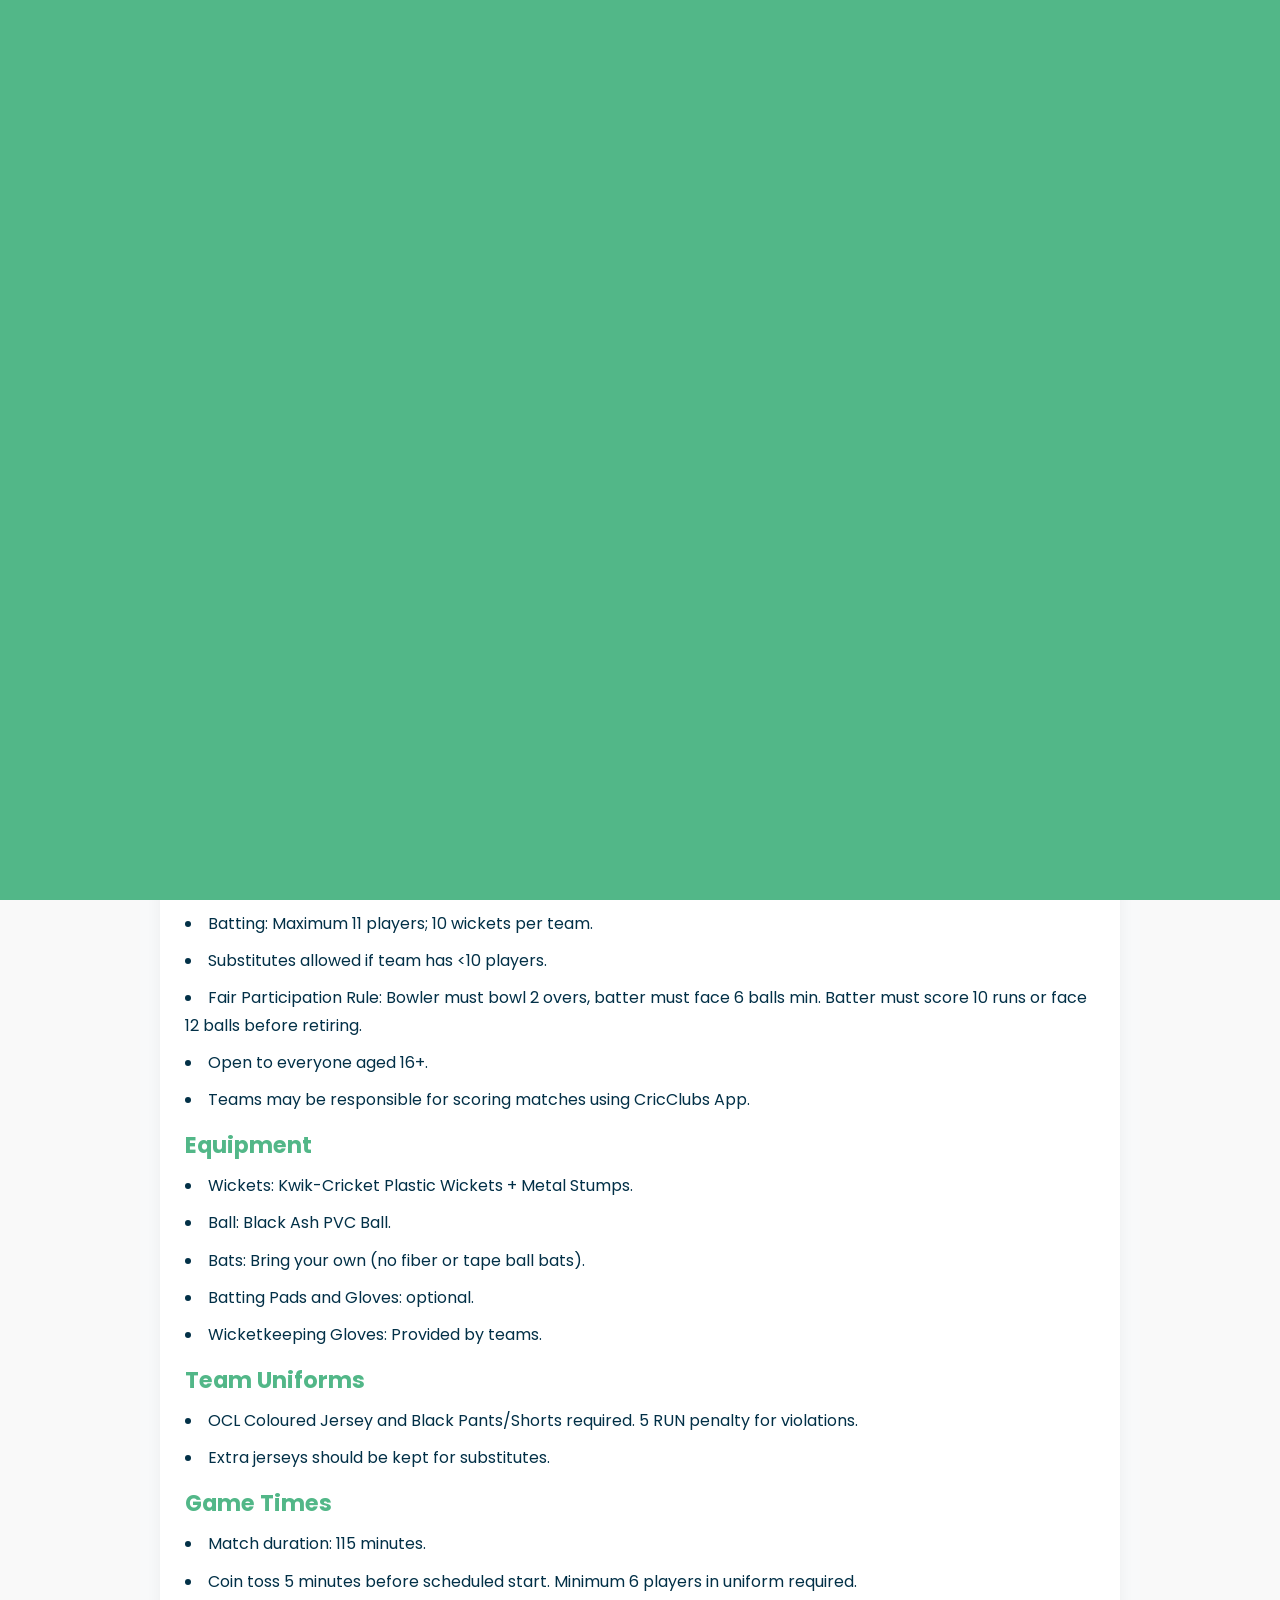
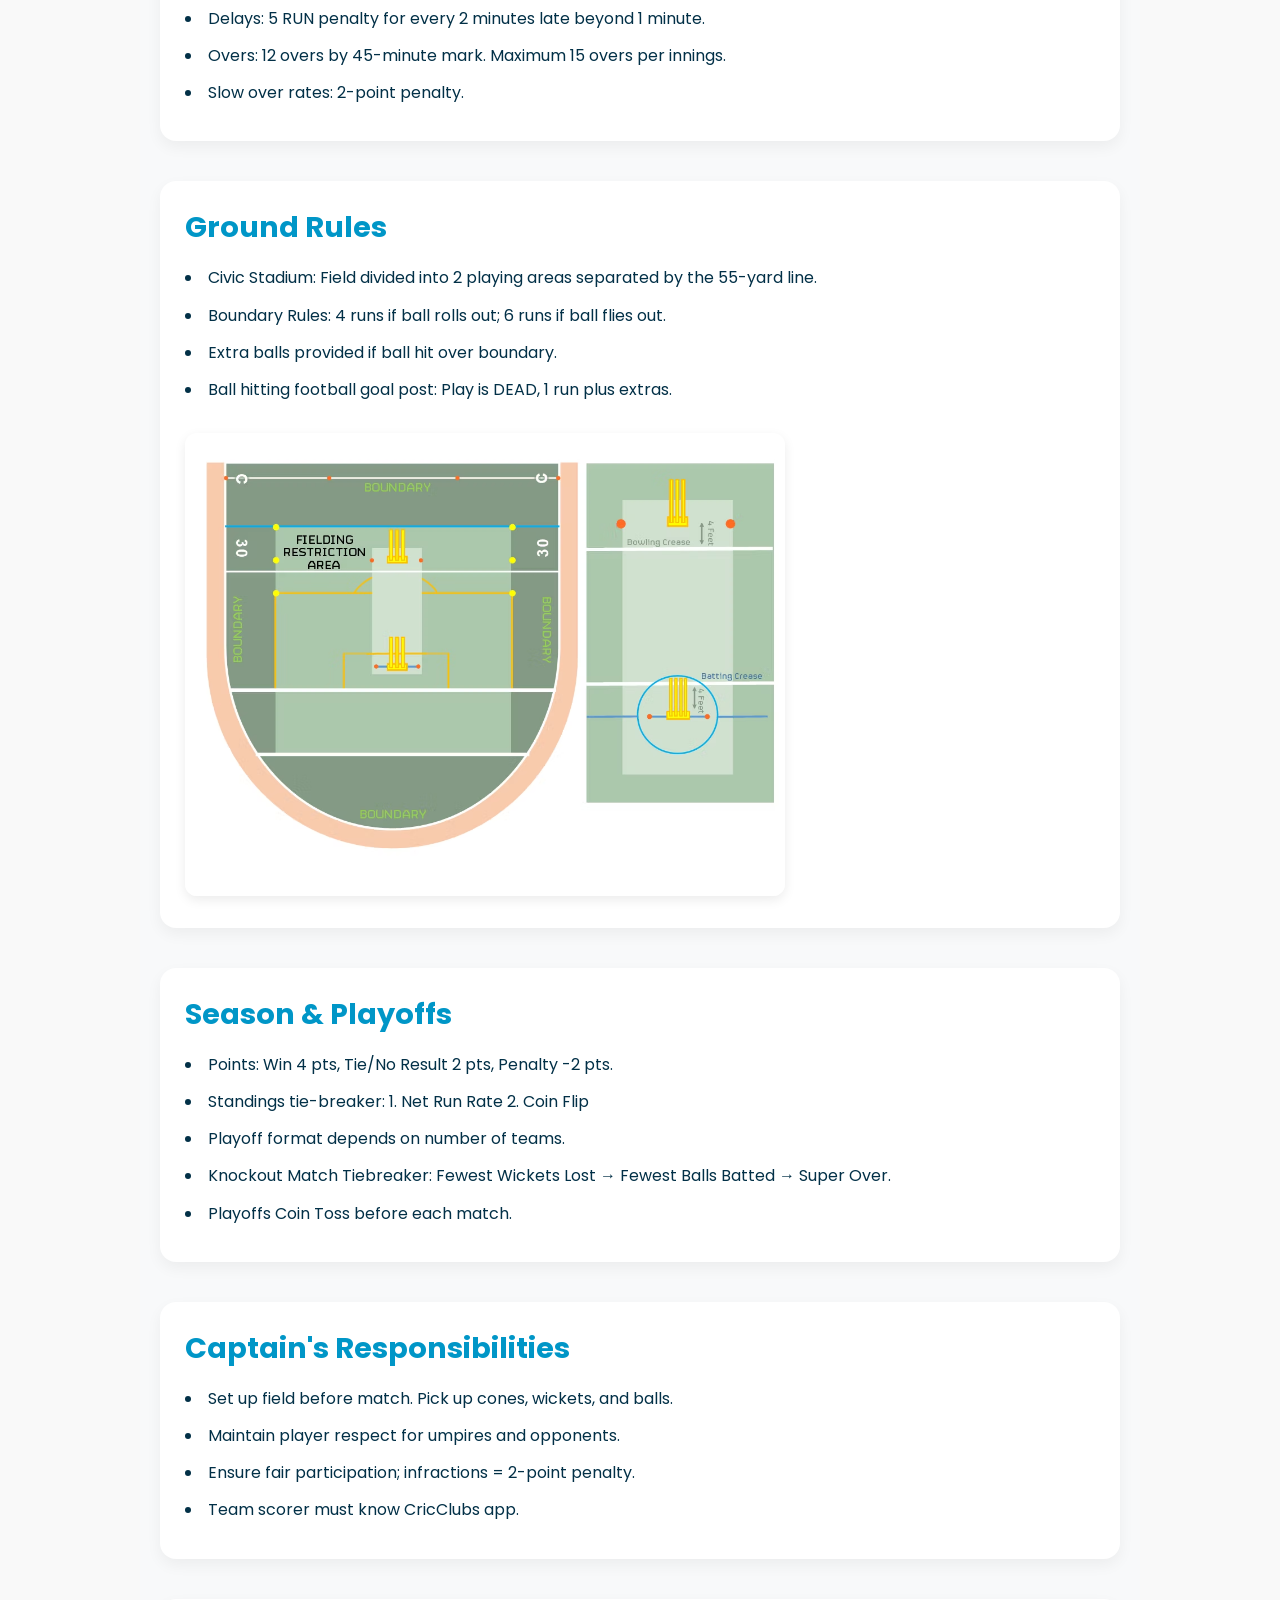
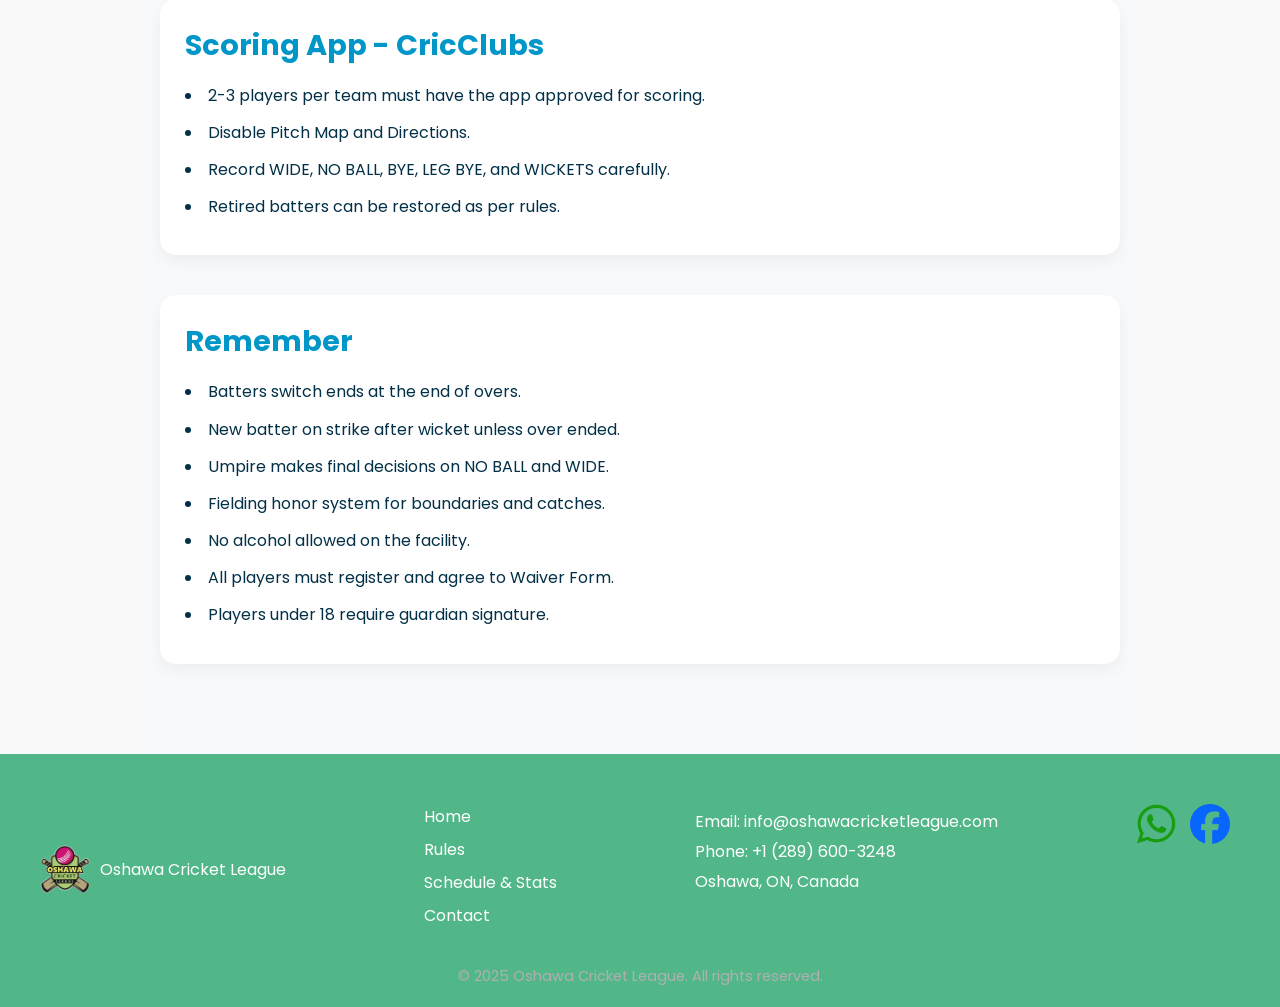
<file: night-rules.html>
<!DOCTYPE html>
<html lang="en">
<head>
  <meta charset="UTF-8" />
  <meta name="viewport" content="width=device-width, initial-scale=1.0" />
  <title>Night League Rules</title>
  <link rel="stylesheet" href="style.css" />
  <link href="https://fonts.googleapis.com/css2?family=Poppins:wght@300;400;500;600;700&display=swap" rel="stylesheet">
</head>

<body>

<!-- ================= Splash Screen ================= -->
<div id="splash">
  <img src="logo.png" alt="Oshawa Cricket League Logo">
</div>
<!-- =============== End Splash Screen =============== -->

<!-- ================= Navigation Bar ================= -->
<nav id="navbar">
  <a href="index.html" id="nav-logo">
    <img src="logo.png" alt="Oshawa Cricket League Logo">
    <span id="company-name">Oshawa Cricket League</span>
  </a>

  <!-- Hamburger icon for mobile -->
  <div id="hamburger">
    <div class="line"></div>
    <div class="line"></div>
    <div class="line"></div>
  </div>

  <ul id="nav-links">
    <li><a href="index.html">Home</a></li>

    <!-- Rules Dropdown -->
    <li class="dropdown">
      <a href="#">Rules ▼</a>
      <ul class="dropdown-menu">
        <li><a href="indoor-rules.html">Indoor League</a></li>
        <li><a href="night-rules.html">Night League</a></li>
        <li><a href="hardball-rules.html">Hard Leather Ball</a></li>
        <li><a href="youth-hardball-rules.html">Youth Hard Leather Ball</a></li>
      </ul>
    </li>

    <li><a href="stats.html">Schedule & Stats</a></li>
    <li><a href="contact.html">Contact</a></li>
  </ul>
</nav>
<!-- =============== End Navigation Bar =============== -->

<!-- ================= Main Content ================= -->
<main id="main-content">
  <section class="hero">
    <h1>Night League Rules</h1>
    <a href="#" class="btn">Register Now</a>
  </section>
</main>
<!-- =============== End Main Content =============== -->

<!-- =============== Night League Rules =============== -->
<section class="rules-section">
  <!-- Modifications from Laws of Cricket -->
  <div class="rules-category">
    <h2>Modifications from the Laws of Cricket</h2>
    <ul>
      <li>Each team bats for a set period of time: 55 minutes or 15 overs.</li>
      <li>Bowler bowls from run-up no longer than 15 yards.</li>
      <li>Each bowler will be limited to 3 overs.</li>
      <li>Ball: PVC Soft Plastic Ball (with seam).</li>
      <li>Fielding Restrictions: First 4 overs - Powerplay. Only 2 fielders allowed outside the Fielding Restriction Area. Remaining overs - 4 fielders must stay within the restriction area. At least 4 fielders on each side.</li>
      <li>WIDE and NO BALL: ICC Standard Applies.</li>
      <li>WIDE delivery: 1 run (plus any additional runs) for the batting side. Batter can be OUT – stumped.</li>
      <li>Persistent wides may lead to a 5 RUN penalty.</li>
      <li>NO BALL: Free hit on the next ball. Batters can score runs without being OUT (except run out).</li>
      <li>Innings Last Over: Umpire declares last over with 4 minutes left.</li>
      <li>BYES: Runs taken because the ball is missed by wicketkeeper.</li>
      <li>LEG BYES: Runs scored if ball hits legs after batter's shot.</li>
      <li>Batters are OUT when bowled, caught, run out, stumped, or hit wicket. LBW is not enforced.</li>
    </ul>
  </div>

  <!-- Tournament Specific Rules -->
  <div class="rules-category">
    <h2>Tournament Specific Rules</h2>

    <h3>The Team</h3>
    <ul>
      <li>Minimum 9 players per team; remaining 2-3 players follow guidelines.</li>
      <li>Fielding: Maximum 10 players on the field. 4 fielders per side. Rotation required for extras.</li>
      <li>Batting: Maximum 11 players; 10 wickets per team.</li>
      <li>Substitutes allowed if team has <10 players.</li>
      <li>Fair Participation Rule: Bowler must bowl 2 overs, batter must face 6 balls min. Batter must score 10 runs or face 12 balls before retiring.</li>
      <li>Open to everyone aged 16+.</li>
      <li>Teams may be responsible for scoring matches using CricClubs App.</li>
    </ul>

    <h3>Equipment</h3>
    <ul>
      <li>Wickets: Kwik-Cricket Plastic Wickets + Metal Stumps.</li>
      <li>Ball: Black Ash PVC Ball.</li>
      <li>Bats: Bring your own (no fiber or tape ball bats).</li>
      <li>Batting Pads and Gloves: optional.</li>
      <li>Wicketkeeping Gloves: Provided by teams.</li>
    </ul>

    <h3>Team Uniforms</h3>
    <ul>
      <li>OCL Coloured Jersey and Black Pants/Shorts required. 5 RUN penalty for violations.</li>
      <li>Extra jerseys should be kept for substitutes.</li>
    </ul>

    <h3>Game Times</h3>
    <ul>
      <li>Match duration: 115 minutes.</li>
      <li>Coin toss 5 minutes before scheduled start. Minimum 6 players in uniform required.</li>
      <li>Delays: 5 RUN penalty for every 2 minutes late beyond 1 minute.</li>
      <li>Overs: 12 overs by 45-minute mark. Maximum 15 overs per innings.</li>
      <li>Slow over rates: 2-point penalty.</li>
    </ul>
  </div>

  <!-- Ground Rules -->
  <div class="rules-category">
    <h2>Ground Rules</h2>
    <ul>
      <li>Civic Stadium: Field divided into 2 playing areas separated by the 55-yard line.</li>
      <li>Boundary Rules: 4 runs if ball rolls out; 6 runs if ball flies out.</li>
      <li>Extra balls provided if ball hit over boundary.</li>
      <li>Ball hitting football goal post: Play is DEAD, 1 run plus extras.</li>
    </ul>

    <!-- Optional Ground Image -->
    <img src="night-ground-map.avif" alt="Night League Ground Map" class="ground-image">
  </div>

  <!-- Season & Playoffs -->
  <div class="rules-category">
    <h2>Season & Playoffs</h2>
    <ul>
      <li>Points: Win 4 pts, Tie/No Result 2 pts, Penalty -2 pts.</li>
      <li>Standings tie-breaker: 1. Net Run Rate 2. Coin Flip</li>
      <li>Playoff format depends on number of teams.</li>
      <li>Knockout Match Tiebreaker: Fewest Wickets Lost → Fewest Balls Batted → Super Over.</li>
      <li>Playoffs Coin Toss before each match.</li>
    </ul>
  </div>

  <!-- Captain's Responsibilities -->
  <div class="rules-category">
    <h2>Captain's Responsibilities</h2>
    <ul>
      <li>Set up field before match. Pick up cones, wickets, and balls.</li>
      <li>Maintain player respect for umpires and opponents.</li>
      <li>Ensure fair participation; infractions = 2-point penalty.</li>
      <li>Team scorer must know CricClubs app.</li>
    </ul>
  </div>

  <!-- Scoring App -->
  <div class="rules-category">
    <h2>Scoring App - CricClubs</h2>
    <ul>
      <li>2-3 players per team must have the app approved for scoring.</li>
      <li>Disable Pitch Map and Directions.</li>
      <li>Record WIDE, NO BALL, BYE, LEG BYE, and WICKETS carefully.</li>
      <li>Retired batters can be restored as per rules.</li>
    </ul>
  </div>

  <!-- Additional Notes -->
  <div class="rules-category">
    <h2>Remember</h2>
    <ul>
      <li>Batters switch ends at the end of overs.</li>
      <li>New batter on strike after wicket unless over ended.</li>
      <li>Umpire makes final decisions on NO BALL and WIDE.</li>
      <li>Fielding honor system for boundaries and catches.</li>
      <li>No alcohol allowed on the facility.</li>
      <li>All players must register and agree to Waiver Form.</li>
      <li>Players under 18 require guardian signature.</li>
    </ul>
  </div>
</section>
<!-- =============== End Night League Rules =============== -->

<!-- ================= Footer ================= -->
<footer class="footer-section">
  <div class="footer-container">
    <!-- Logo -->
    <div class="footer-logo">
      <img src="logo.png" alt="Oshawa Cricket League Logo">
      <span>Oshawa Cricket League</span>
    </div>

    <!-- Quick Links -->
    <div class="footer-links">
      <a href="index.html">Home</a>
      <a href="indoor-rules.html">Rules</a>
      <a href="stats.html">Schedule & Stats</a>
      <a href="contact.html">Contact</a>
    </div>

    <!-- Contact Info -->
    <div class="footer-contact">
      <p>Email: info@oshawacricketleague.com</p>
      <p>Phone: +1 (289) 600-3248</p>
      <p>Oshawa, ON, Canada</p>
    </div>

    <!-- Social / WhatsApp -->
    <div class="footer-social">
      <a href="https://chat.whatsapp.com/Fw3AVTek91DAS0odz9z2QQ" target="_blank">
        <img src="whatsapp.png" alt="WhatsApp">
      </a>
      <a href="https://www.facebook.com/oshawacricket/" target="_blank">
        <img src="fb.png" alt="Facebook">
      </a>
    </div>
  </div>

  <div class="footer-bottom">
    <p>© 2025 Oshawa Cricket League. All rights reserved.</p>
  </div>
</footer>
<!-- ================= End Footer ================= -->
 
<script src="script.js"></script>

</body>

</html>
</file>
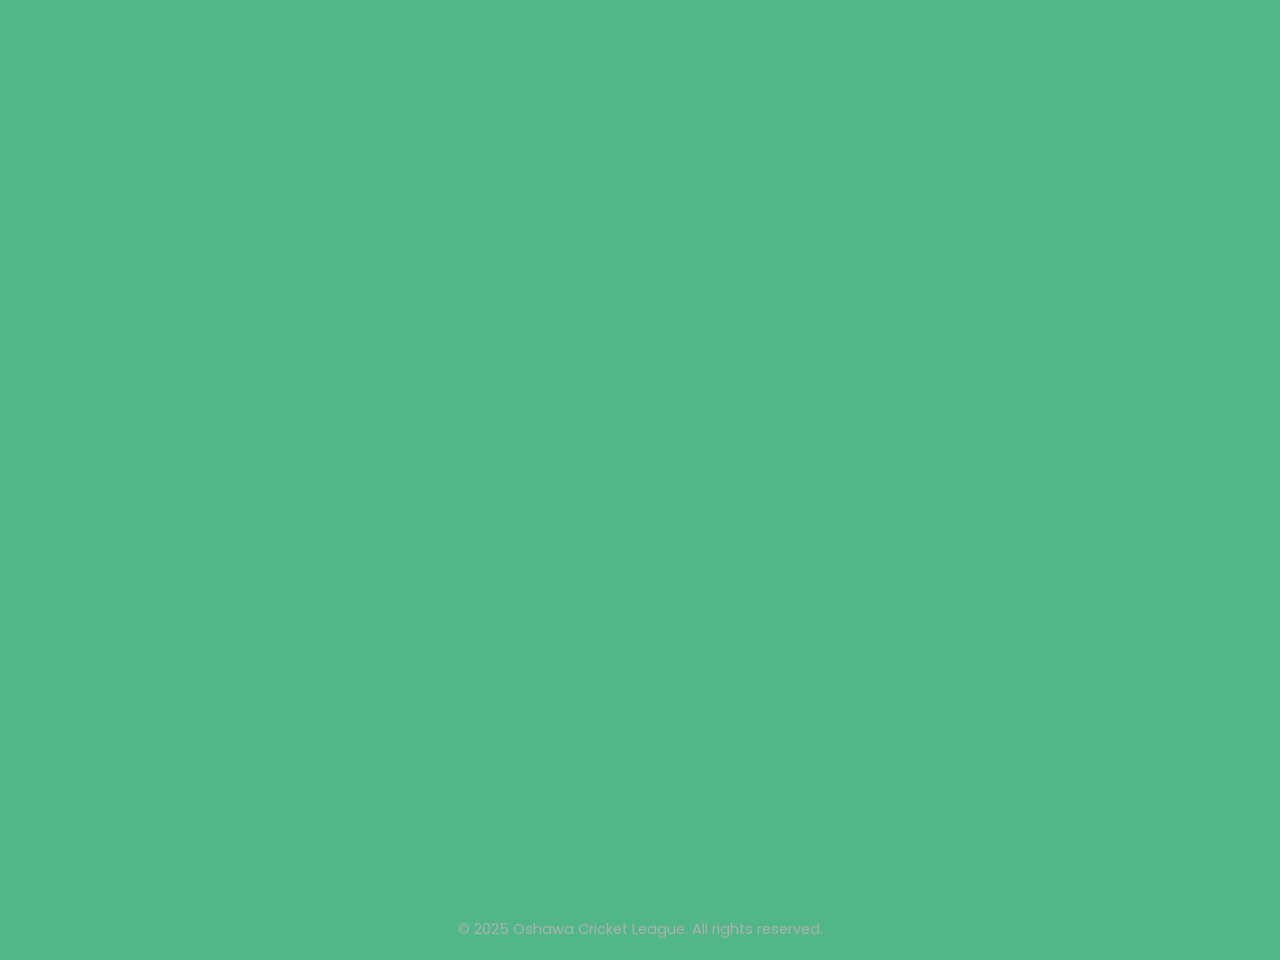
<file: stats.html>
<!DOCTYPE html>
<html lang="en">
<head>
  <meta charset="UTF-8" />
  <meta name="viewport" content="width=device-width, initial-scale=1.0" />
  <title>Schedule & Stats</title>

  <link rel="stylesheet" href="style.css" />
  <link href="https://fonts.googleapis.com/css2?family=Poppins:wght@300;400;500;600;700&display=swap" rel="stylesheet">
</head>

<body>

<!-- ================= Splash Screen ================= -->
<div id="splash">
  <img src="logo.png" alt="Oshawa Cricket League Logo">
</div>
<!-- =============== End Splash Screen =============== -->

<!-- ================= Navigation Bar ================= -->
<nav id="navbar">
  <a href="index.html" id="nav-logo">
    <img src="logo.png" alt="Oshawa Cricket League Logo">
    <span id="company-name">Oshawa Cricket League</span>
  </a>

  <!-- Hamburger icon for mobile -->
  <div id="hamburger">
    <div class="line"></div>
    <div class="line"></div>
    <div class="line"></div>
  </div>

  <ul id="nav-links">
    <li><a href="index.html">Home</a></li>

    <!-- Rules Dropdown -->
    <li class="dropdown">
      <a href="#">Rules ▼</a>
      <ul class="dropdown-menu">
        <li><a href="indoor-rules.html">Indoor League</a></li>
        <li><a href="night-rules.html">Night League</a></li>
        <li><a href="hardball-rules.html">Hard Leather Ball</a></li>
        <li><a href="youth-hardball-rules.html">Youth Hard Leather Ball</a></li>
      </ul>
    </li>

    <li><a href="stats.html">Schedules & Stats</a></li>
    <li><a href="contact.html">Contact</a></li>
  </ul>
</nav>
<!-- =============== End Navigation Bar =============== -->

<!-- ================= Main Content ================= -->
<main id="main-content">
  <section class="hero">
    <h1>Schedule & Stats</h1>
  </section>
</main>
<!-- =============== End Main Content =============== -->

<!-- =============== Cric Clubs =============== -->
<iframe
    src="https://ddomain.cricclubs.com/cricketoshawacom#Schedule"
    width="80%"
    height="700px"
    style="border:1px solid #ccc;"
    title="Oshawa Cricket League Schedule">
</iframe>
<!-- =============== End Cric Clubs =============== -->

<!-- ================= Footer ================= -->
<footer class="footer-section">
  <div class="footer-container">
    <!-- Logo -->
    <div class="footer-logo">
      <img src="logo.png" alt="Oshawa Cricket League Logo">
      <span>Oshawa Cricket League</span>
    </div>

    <!-- Quick Links -->
    <div class="footer-links">
      <a href="index.html">Home</a>
      <a href="indoor-rules.html">Rules</a>
      <a href="stats.html">Schedule & Stats</a>
      <a href="contact.html">Contact</a>
    </div>

    <!-- Contact Info -->
    <div class="footer-contact">
      <p>Email: info@oshawacricketleague.com</p>
      <p>Phone: +1 (289) 600-3248</p>
      <p>Oshawa, ON, Canada</p>
    </div>

    <!-- Social / WhatsApp -->
    <div class="footer-social">
      <a href="https://chat.whatsapp.com/Fw3AVTek91DAS0odz9z2QQ" target="_blank">
        <img src="whatsapp.png" alt="WhatsApp">
      </a>
      <a href="https://www.facebook.com/oshawacricket/" target="_blank">
        <img src="fb.png" alt="Facebook">
      </a>
    </div>
  </div>

  <div class="footer-bottom">
    <p>© 2025 Oshawa Cricket League. All rights reserved.</p>
  </div>
</footer>
<!-- ================= End Footer ================= -->



<script src="script.js"></script>
</body>
</html>
</file>
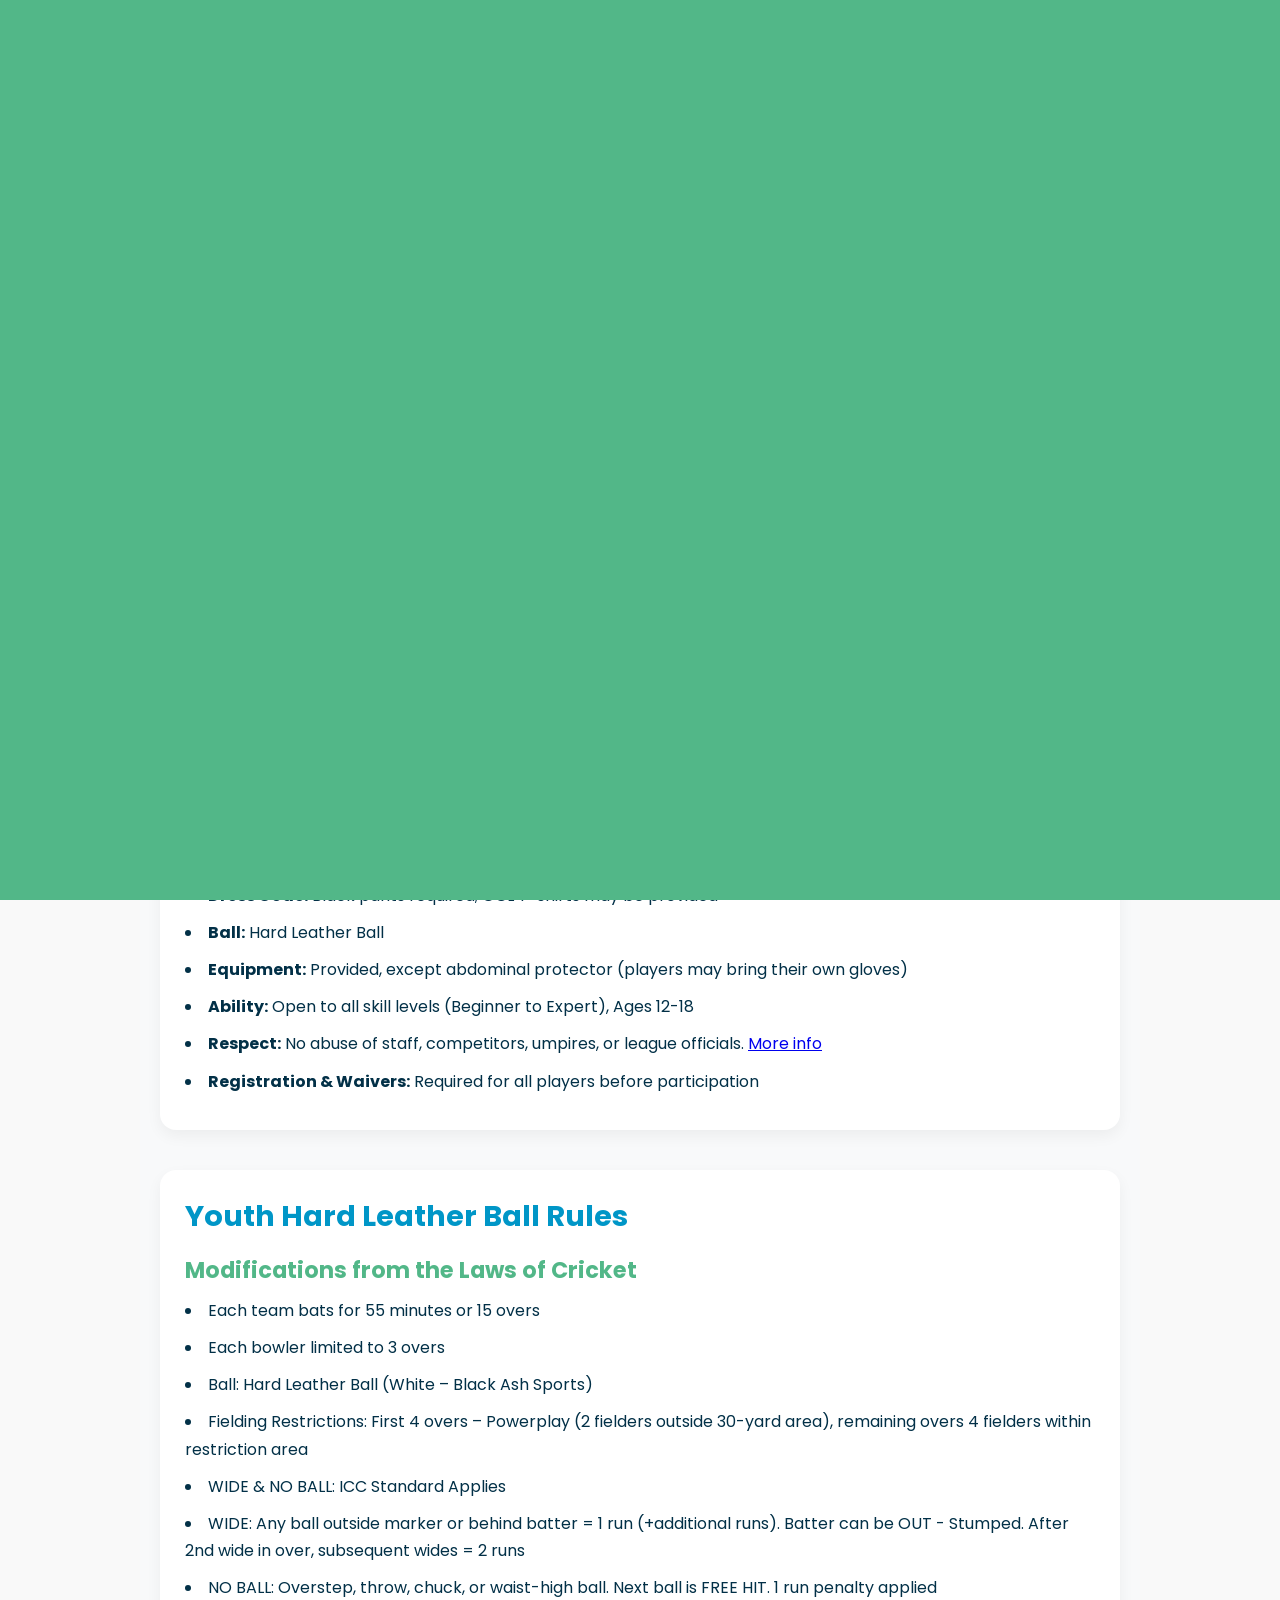
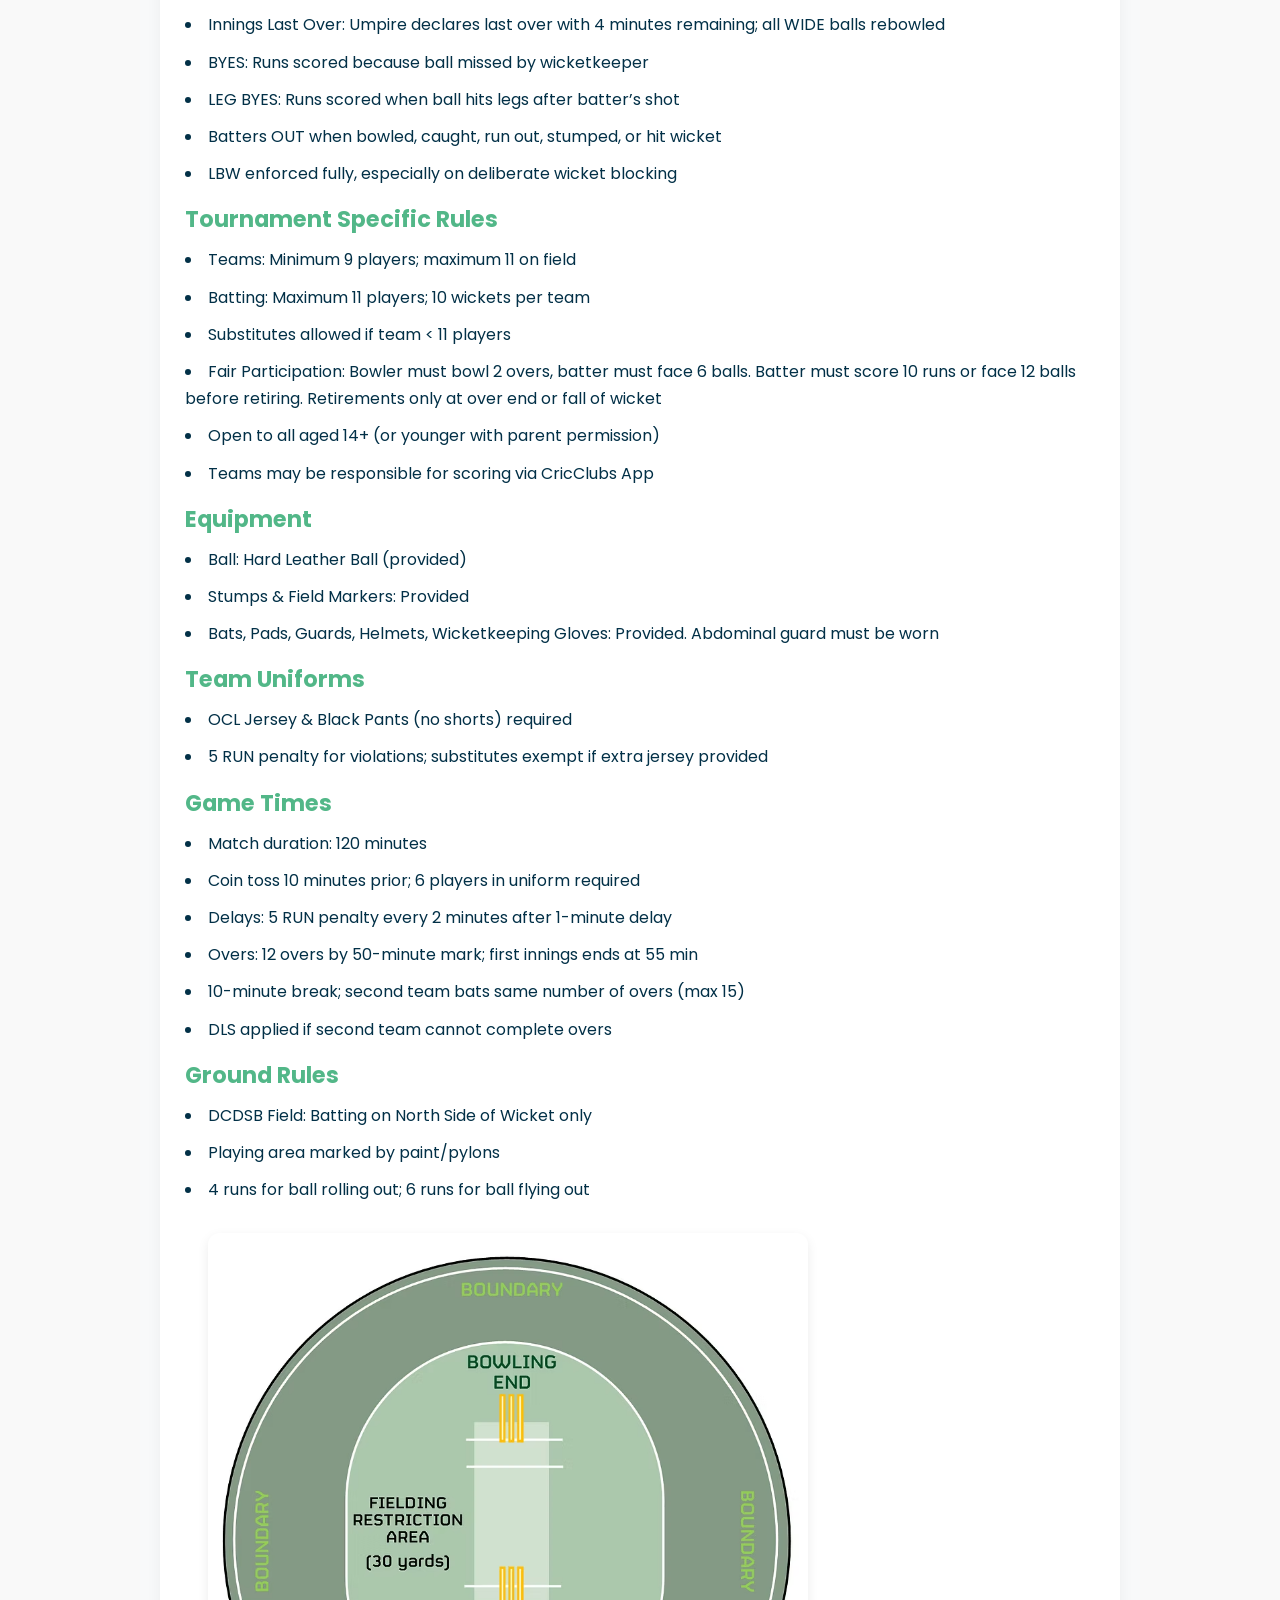
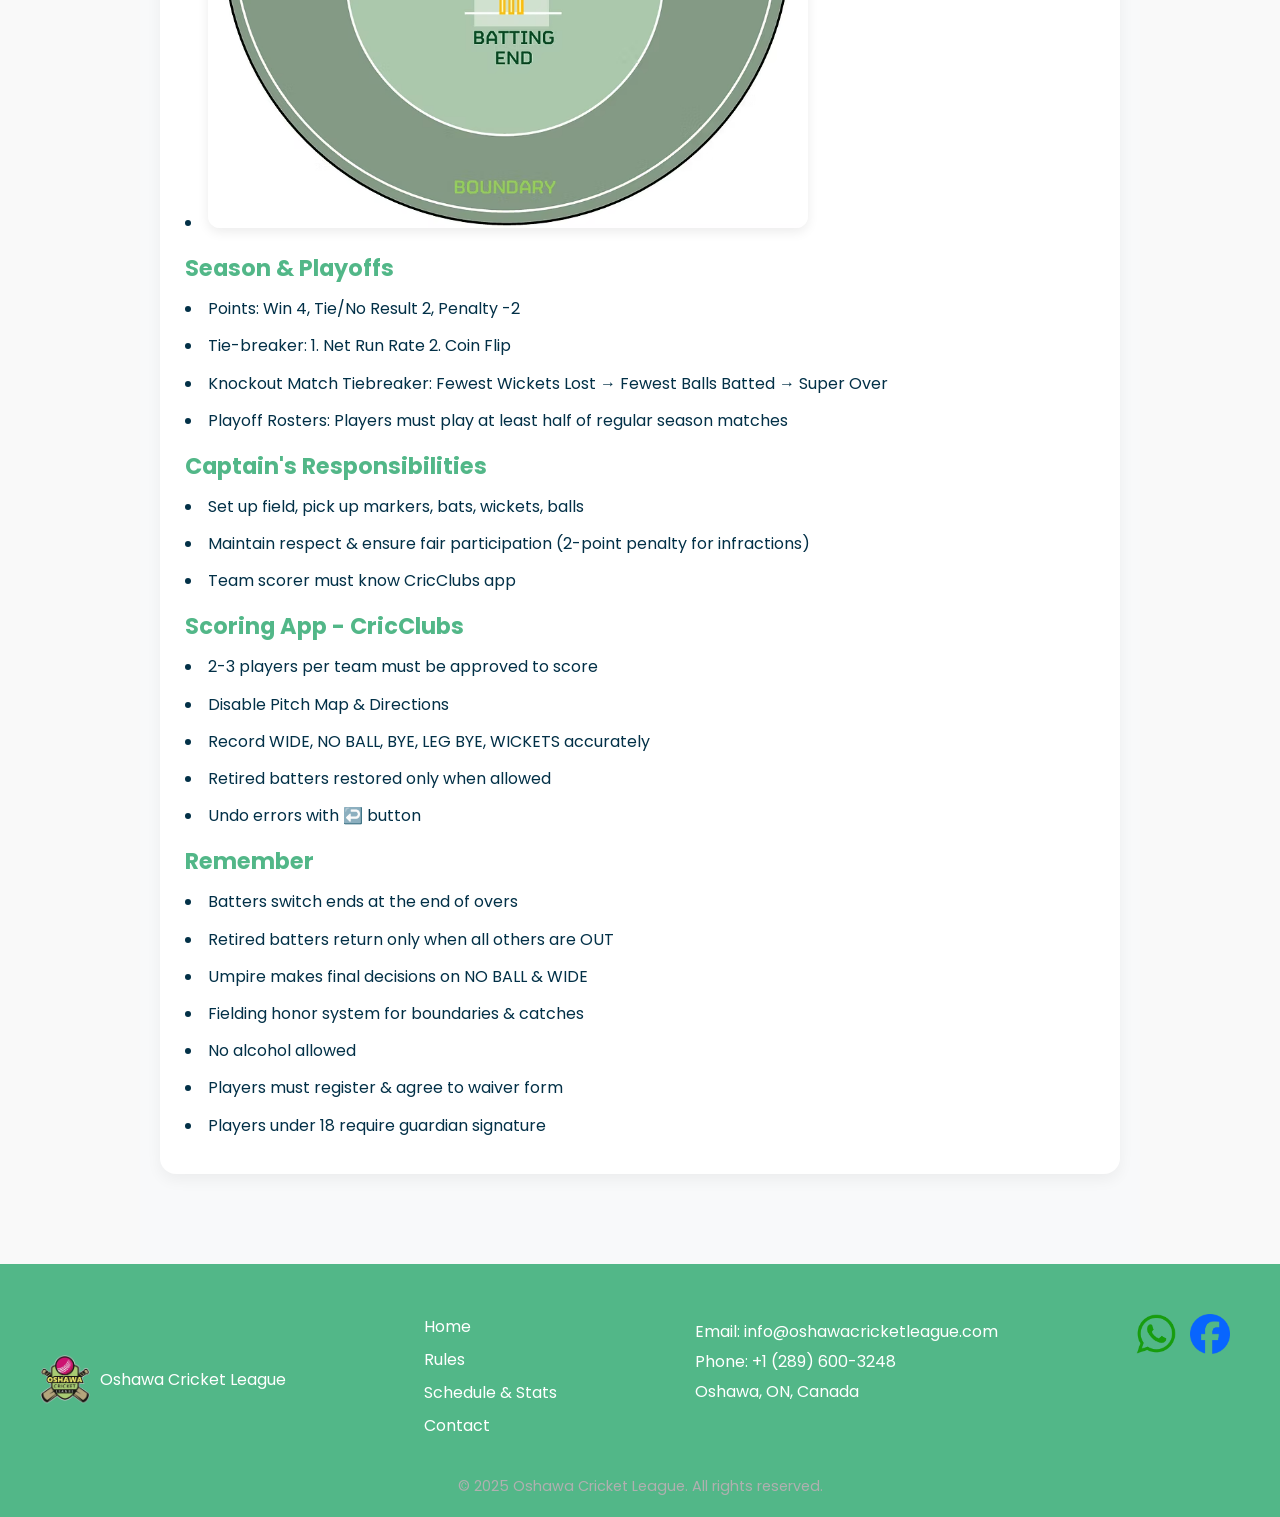
<file: youth-hardball-rules.html>
<!DOCTYPE html>
<html lang="en">
<head>
  <meta charset="UTF-8" />
  <meta name="viewport" content="width=device-width, initial-scale=1.0" />
  <title>youth-hardball-rules</title>
  <link rel="stylesheet" href="style.css" />
  <link href="https://fonts.googleapis.com/css2?family=Poppins:wght@300;400;500;600;700&display=swap" rel="stylesheet">
</head>

<body>

<!-- ================= Splash Screen ================= -->
<div id="splash">
  <img src="logo.png" alt="Oshawa Cricket League Logo">
</div>
<!-- =============== End Splash Screen =============== -->

<!-- ================= Navigation Bar ================= -->
<nav id="navbar">
  <a href="index.html" id="nav-logo">
    <img src="logo.png" alt="Oshawa Cricket League Logo">
    <span id="company-name">Oshawa Cricket League</span>
  </a>

  <!-- Hamburger icon for mobile -->
  <div id="hamburger">
    <div class="line"></div>
    <div class="line"></div>
    <div class="line"></div>
  </div>

  <ul id="nav-links">
    <li><a href="index.html">Home</a></li>

    <!-- Rules Dropdown -->
    <li class="dropdown">
      <a href="#">Rules ▼</a>
      <ul class="dropdown-menu">
        <li><a href="indoor-rules.html">Indoor League</a></li>
        <li><a href="night-rules.html">Night League</a></li>
        <li><a href="hardball-rules.html">Hard Leather Ball</a></li>
        <li><a href="youth-hardball-rules.html">Youth Hard Leather Ball</a></li>
      </ul>
    </li>

    <li><a href="stats.html">Schedule & Stats</a></li>
    <li><a href="contact.html">Contact</a></li>
  </ul>
</nav>
<!-- =============== End Navigation Bar =============== -->

<!-- ================= Main Content ================= -->
<main id="main-content">
  <section class="hero">
    <h1>Youth Hardball Rules/Program Overview</h1>
    <a href="#" class="btn">Register Now</a>
  </section>
</main>
<!-- =============== End Main Content =============== -->

<!-- =============== Youth League Rules =============== -->
<section class="rules-section">
  <h1>Youth Cricket Program</h1>

  <!-- Program Info -->
  <div class="rules-category">
    <h2>Program Overview</h2>
    <ul>
      <li>Duration: June - September 2026</li>
      <li>Registration: $30* for kids aged 14-21</li>
      <li>Schedule: Mondays, 6 to 8 PM</li>
      <li>Location: Stone Street Park, Oshawa</li>
      <li>Programs Offered:
        <ul>
          <li>Hard Leather Ball League (14 to 21 years old)</li>
          <li>Mondays 6 PM to 8:30 PM – 15-over matches</li>
          <li>Protective equipment will be provided</li>
        </ul>
      </li>
      <li>Under-18 Junior Players: Form must be filled out by parent/guardian (Release + Waiver + Under 18 Form)</li>
      <li>Spots are limited: 48-52 players per league; 3-4 teams; round-robin style</li>
      <li>Payment: Required via EMT once registration is approved</li>
      <li>Preference: Players in Oshawa & Durham Regions will be prioritized</li>
    </ul>
  </div>

  <!-- Program Details -->
  <div class="rules-category">
    <h2>Program Details</h2>
    <ul>
      <li><strong>Coaching:</strong> Basics of cricket – batting, bowling, fielding</li>
      <li><strong>Matches:</strong> Internal matches or against outside clubs</li>
      <li><strong>Dress Code:</strong> Black pants required; OCL T-shirts may be provided</li>
      <li><strong>Ball:</strong> Hard Leather Ball</li>
      <li><strong>Equipment:</strong> Provided, except abdominal protector (players may bring their own gloves)</li>
      <li><strong>Ability:</strong> Open to all skill levels (Beginner to Expert), Ages 12-18</li>
      <li><strong>Respect:</strong> No abuse of staff, competitors, umpires, or league officials. <a href="https://www.oshawa.ca/things-to-do/respect-check.asp" target="_blank">More info</a></li>
      <li><strong>Registration & Waivers:</strong> Required for all players before participation</li>
    </ul>
  </div>

  <!-- Youth Hard Leather Ball Rules -->
  <div class="rules-category">
    <h2>Youth Hard Leather Ball Rules</h2>

    <h3>Modifications from the Laws of Cricket</h3>
    <ul>
      <li>Each team bats for 55 minutes or 15 overs</li>
      <li>Each bowler limited to 3 overs</li>
      <li>Ball: Hard Leather Ball (White – Black Ash Sports)</li>
      <li>Fielding Restrictions: First 4 overs – Powerplay (2 fielders outside 30-yard area), remaining overs 4 fielders within restriction area</li>
      <li>WIDE & NO BALL: ICC Standard Applies</li>
      <li>WIDE: Any ball outside marker or behind batter = 1 run (+additional runs). Batter can be OUT - Stumped. After 2nd wide in over, subsequent wides = 2 runs</li>
      <li>NO BALL: Overstep, throw, chuck, or waist-high ball. Next ball is FREE HIT. 1 run penalty applied</li>
      <li>Innings Last Over: Umpire declares last over with 4 minutes remaining; all WIDE balls rebowled</li>
      <li>BYES: Runs scored because ball missed by wicketkeeper</li>
      <li>LEG BYES: Runs scored when ball hits legs after batter’s shot</li>
      <li>Batters OUT when bowled, caught, run out, stumped, or hit wicket</li>
      <li>LBW enforced fully, especially on deliberate wicket blocking</li>
    </ul>

    <h3>Tournament Specific Rules</h3>
    <ul>
      <li>Teams: Minimum 9 players; maximum 11 on field</li>
      <li>Batting: Maximum 11 players; 10 wickets per team</li>
      <li>Substitutes allowed if team < 11 players</li>
      <li>Fair Participation: Bowler must bowl 2 overs, batter must face 6 balls. Batter must score 10 runs or face 12 balls before retiring. Retirements only at over end or fall of wicket</li>
      <li>Open to all aged 14+ (or younger with parent permission)</li>
      <li>Teams may be responsible for scoring via CricClubs App</li>
    </ul>

    <h3>Equipment</h3>
    <ul>
      <li>Ball: Hard Leather Ball (provided)</li>
      <li>Stumps & Field Markers: Provided</li>
      <li>Bats, Pads, Guards, Helmets, Wicketkeeping Gloves: Provided. Abdominal guard must be worn</li>
    </ul>

    <h3>Team Uniforms</h3>
    <ul>
      <li>OCL Jersey & Black Pants (no shorts) required</li>
      <li>5 RUN penalty for violations; substitutes exempt if extra jersey provided</li>
    </ul>

    <h3>Game Times</h3>
    <ul>
      <li>Match duration: 120 minutes</li>
      <li>Coin toss 10 minutes prior; 6 players in uniform required</li>
      <li>Delays: 5 RUN penalty every 2 minutes after 1-minute delay</li>
      <li>Overs: 12 overs by 50-minute mark; first innings ends at 55 min</li>
      <li>10-minute break; second team bats same number of overs (max 15)</li>
      <li>DLS applied if second team cannot complete overs</li>
    </ul>

    <h3>Ground Rules</h3>
    <ul>
      <li>DCDSB Field: Batting on North Side of Wicket only</li>
      <li>Playing area marked by paint/pylons</li>
      <li>4 runs for ball rolling out; 6 runs for ball flying out</li>
      <li><!-- Optional: insert image here --><img src="outdoor.avif" alt="Youth League Ground Map" class="ground-image"></li>
    </ul>

    <h3>Season & Playoffs</h3>
    <ul>
      <li>Points: Win 4, Tie/No Result 2, Penalty -2</li>
      <li>Tie-breaker: 1. Net Run Rate 2. Coin Flip</li>
      <li>Knockout Match Tiebreaker: Fewest Wickets Lost → Fewest Balls Batted → Super Over</li>
      <li>Playoff Rosters: Players must play at least half of regular season matches</li>
    </ul>

    <h3>Captain's Responsibilities</h3>
    <ul>
      <li>Set up field, pick up markers, bats, wickets, balls</li>
      <li>Maintain respect & ensure fair participation (2-point penalty for infractions)</li>
      <li>Team scorer must know CricClubs app</li>
    </ul>

    <h3>Scoring App - CricClubs</h3>
    <ul>
      <li>2-3 players per team must be approved to score</li>
      <li>Disable Pitch Map & Directions</li>
      <li>Record WIDE, NO BALL, BYE, LEG BYE, WICKETS accurately</li>
      <li>Retired batters restored only when allowed</li>
      <li>Undo errors with ↩️ button</li>
    </ul>

    <h3>Remember</h3>
    <ul>
      <li>Batters switch ends at the end of overs</li>
      <li>Retired batters return only when all others are OUT</li>
      <li>Umpire makes final decisions on NO BALL & WIDE</li>
      <li>Fielding honor system for boundaries & catches</li>
      <li>No alcohol allowed</li>
      <li>Players must register & agree to waiver form</li>
      <li>Players under 18 require guardian signature</li>
    </ul>
  </div>
</section>
<!-- =============== End Youth League Rules =============== -->

<!-- ================= Footer ================= -->
<footer class="footer-section">
  <div class="footer-container">
    <!-- Logo -->
    <div class="footer-logo">
      <img src="logo.png" alt="Oshawa Cricket League Logo">
      <span>Oshawa Cricket League</span>
    </div>

    <!-- Quick Links -->
    <div class="footer-links">
      <a href="index.html">Home</a>
      <a href="indoor-rules.html">Rules</a>
      <a href="stats.html">Schedule & Stats</a>
      <a href="contact.html">Contact</a>
    </div>

    <!-- Contact Info -->
    <div class="footer-contact">
      <p>Email: info@oshawacricketleague.com</p>
      <p>Phone: +1 (289) 600-3248</p>
      <p>Oshawa, ON, Canada</p>
    </div>

    <!-- Social / WhatsApp -->
    <div class="footer-social">
      <a href="https://chat.whatsapp.com/Fw3AVTek91DAS0odz9z2QQ" target="_blank">
        <img src="whatsapp.png" alt="WhatsApp">
      </a>
      <a href="https://www.facebook.com/oshawacricket/" target="_blank">
        <img src="fb.png" alt="Facebook">
      </a>
    </div>
  </div>

  <div class="footer-bottom">
    <p>© 2025 Oshawa Cricket League. All rights reserved.</p>
  </div>
</footer>
<!-- ================= End Footer ================= -->

<script src="script.js"></script>
</body>
</html>
</file>
<file: style.css>
:root {
  --green: #52B788;
  --blue: #0096C7;
  --orange: #FF6B35;
  --bg: #F8F9FA;
  --navy: #023047;
}

/* ================= General ================= */
body {
  margin: 0;
  font-family: 'Poppins', sans-serif;
  background-color: var(--bg);
  color: var(--navy);
}
/* ================= End General ================= */

/* ================= Splash Screen ================= */
#splash {
  position: fixed;
  inset: 0;
  background-color: var(--green);
  display: flex;
  justify-content: center;
  align-items: center;
  z-index: 9999;
}

#splash img {
  width: 180px;
  transition: transform 1s ease, opacity 1s ease;
}
/* ================= End Splash Screen ================= */

/* ================= Navbar ================= */
#navbar {
  display: none;
  justify-content: space-between;
  align-items: center;
  padding: 12px 30px;
  background-color: white;
  box-shadow: 0 4px 10px rgba(0, 0, 0, 0.05);
  position: sticky;
  top: 0;
  z-index: 1000;
}

#nav-logo {
  display: flex;
  align-items: center;
  text-decoration: none;
  color: var(--green);
}

#nav-logo img {
  width: 60px;
  margin-right: 10px;
}

#company-name {
  font-weight: 600;
  font-size: 18px;
}

#nav-links {
  list-style: none;
  display: flex;
  gap: 25px;
  margin: 0;
  padding: 0;
}

#nav-links a {
  text-decoration: none;
  color: var(--navy);
  font-weight: 500;
}

#nav-links a:hover {
  color: var(--blue);
}
/* ================= End Navbar ================= */

/* ================= Dropdown Menu ================= */
/* Dropdown menu */
#nav-links li {
  position: relative;
}

#nav-links li a {
  text-decoration: none;
  color: #52B788;
  font-weight: bold;
  padding: 8px 12px;
  transition: color 0.3s;
}

#nav-links li a:hover {
  color: #09693c; /* primary green hover */
}

/* Dropdown styles */
.dropdown-menu {
  display: none;
  position: absolute;
  top: 100%;
  left: 0;
  background-color: #ffffff; /* match theme */
  border-radius: 8px;
  list-style: none;
  padding: 0;
  margin: 0;
  min-width: 200px;
  z-index: 1000;
}

.dropdown-menu li a {
  display: block;
  padding: 10px 15px;
  color: #09693c;
  font-weight: 500;
}

.dropdown-menu li a:hover {
  background-color: #45a072; /* darker green on hover */
}

/* Show dropdown on hover for desktop */
.dropdown:hover .dropdown-menu {
  display: block;
}
/* ================= End Dropdown ================= */

/* ================= Hero ================= */
.hero {
  padding: 120px 20px;
  text-align: center;
  background-color: #52B788; /* solid green */
  color: white;
  min-height: 400px; /* ensures the hero section has visible height */
  display: flex;
  flex-direction: column;
  justify-content: center;
  align-items: center;
}

.hero h1 {
  font-size: 42px;
  margin-bottom: 15px;
}

.hero p {
  font-size: 18px;
  margin-bottom: 30px;
}

.hero .btn {
  background-color: #FF6B35;
  color: white;
  padding: 14px 30px;
  border-radius: 30px;
  text-decoration: none;
  font-weight: 600;
}

.hero .btn:hover {
  background-color: #e85a24;
}
/* ================= End Hero ================= */

/* ================= About Us ================= */
#about {
  padding: 60px 20px;
}

.about-container {
  display: flex;
  flex-wrap: wrap;
  gap: 40px;
  align-items: flex-start;
}

.about-text {
  flex: 1;
  min-width: 250px;
}

.about-image {
  flex: 1;
  min-width: 250px;
  display: flex;
  justify-content: center;
}

.about-image img {
  width: 200%;
  max-width: 500px;
  height: 300px;
  border-radius: 10px;
  object-fit: cover;
}
/* ================= End About Us ================= */

/* ================= What We Offer ================= */
.offerings-section {
  padding: 60px 20px;
  background: #F8F9FA;
  text-align: center;
}

.offerings-section h2 {
  font-size: 2.2rem;
  margin-bottom: 40px;
  color: #023047;
}

.offerings-grid {
  display: grid;
  grid-template-columns: repeat(auto-fit, minmax(260px, 1fr));
  gap: 25px;
  max-width: 1100px;
  margin: auto;
}

.offer-card {
  background: white;
  border-radius: 16px;
  padding: 30px 25px;
  box-shadow: 0 10px 25px rgba(0, 0, 0, 0.08);
  transition: transform 0.3s ease, box-shadow 0.3s ease;
  border: 2px solid transparent;
}

.offer-card:hover {
  transform: translateY(-8px);
  background-color: #52B788;
  color: white;
  box-shadow: 0 15px 35px rgba(0, 0, 0, 0.18);
  border-color: #52B788;
}

.offer-card:hover h3,
.offer-card:hover p,
.offer-card:hover span,
.offer-card:hover small {
  color: white;
}

.offer-card .icon {
  font-size: 2.5rem;
  margin-bottom: 15px;
}

.offer-card h3 {
  font-size: 1.3rem;
  color: #023047;
  margin-bottom: 10px;
}

.offer-card p {
  color: #52B788;
  font-weight: 600;
  margin-bottom: 10px;
}

.offer-card span {
  display: block;
  font-weight: 500;
  color: #333;
}

.offer-card small {
  display: block;
  margin-top: 6px;
  color: #6c757d;
}
/* ================= End What We Offer ================= */

/* ================= Sponsors Section ================= */
.sponsors-section {
  padding: 70px 20px;
  background-color: #ffffff;
  text-align: center;
}

.sponsors-section h2 {
  font-size: 2.2rem;
  color: #023047;
  margin-bottom: 10px;
}

.sponsors-subtext {
  max-width: 700px;
  margin: 0 auto 40px;
  color: #6c757d;
  font-size: 1rem;
}

/* Grid */
.sponsors-grid {
  display: grid;
  grid-template-columns: repeat(auto-fit, minmax(220px, 1fr));
  gap: 25px;
  max-width: 1100px;
  margin: auto;
}

/* Card */
.sponsor-card {
  background-color: #F8F9FA;
  border-radius: 16px;
  padding: 20px;
  min-height: 260px; /* ensures cards are visible even if image missing */
  display: flex;
  flex-direction: column;
  justify-content: space-between;
  align-items: center;
  text-align: center;
  box-shadow: 0 8px 20px rgba(0, 0, 0, 0.08);
  transition: transform 0.3s ease, box-shadow 0.3s ease, background-color 0.3s ease;
}

.sponsor-card img {
  width: 140px;
  height: 60px;
  object-fit: contain;
  margin: 10px 0;
  filter: grayscale(100%);
  transition: filter 0.3s ease;
}

.sponsor-info h4 {
  font-size: 1rem;
  color: #023047;
  margin-bottom: 4px;
}

.sponsor-info p {
  font-size: 0.85rem;
  color: #6c757d;
  line-height: 1.3;
  max-height: 3.9em;
  overflow: hidden;
}

/* Hover Effects */
.sponsor-link:hover .sponsor-card {
  transform: translateY(-6px);
  background-color: #52B788;
  box-shadow: 0 14px 30px rgba(0, 0, 0, 0.15);
}

.sponsor-link:hover img {
  filter: grayscale(0%);
}

.sponsor-link:hover .sponsor-info h4,
.sponsor-link:hover .sponsor-info p {
  color: #ffffff;
}

/* Responsive */
@media (max-width: 767px) {
  .sponsors-grid {
    grid-template-columns: 1fr;
  }
}

/* Link wrapper */
.sponsor-link {
  text-decoration: none; /* removes underline */
  color: inherit;         /* ensures text uses card colors */
  display: block;         /* makes entire card clickable */
}

/* ================= End Sponsors Section ================= */

/* ================= Locations Section ================= */
.locations-section {
  padding: 70px 20px;
  background-color: #F8F9FA;
  text-align: center;
}

.locations-section h2 {
  font-size: 2.2rem;
  color: #023047;
  margin-bottom: 10px;
}

.locations-subtext {
  max-width: 700px;
  margin: 0 auto 40px;
  color: #6c757d;
  font-size: 1rem;
}

/* Grid */
.locations-grid {
  display: grid;
  grid-template-columns: repeat(auto-fit, minmax(280px, 1fr));
  gap: 25px;
  max-width: 1100px;
  margin: auto;
}

.location-card {
  background-color: #ffffff;
  border-radius: 16px;
  padding: 20px;
  height: 240px; /* uniform height for all cards */
  box-shadow: 0 8px 20px rgba(0, 0, 0, 0.08);
  display: flex;
  flex-direction: column;
  align-items: center;
  justify-content: flex-start;
  transition: transform 0.3s ease, box-shadow 0.3s ease,
    background-color 0.3s ease;
}

.location-card h3 {
  color: #52B788;
  margin-bottom: 10px;
}

.location-card p {
  color: #023047;
  line-height: 1.3;
  margin-bottom: 10px;
}

/* Map inside card */
.location-card iframe {
  width: 100%;
  height: 150px;
  border-radius: 12px;
  transition: transform 0.3s ease, filter 0.3s ease;
}

/* Hover effect */
.location-card:hover {
  transform: translateY(-6px) scale(1.02);
  box-shadow: 0 16px 32px rgba(0, 0, 0, 0.15);
  background-color: #52B788; /* Primary green on hover */
}

.location-card:hover h3,
.location-card:hover p {
  color: #ffffff; /* text turns white */
}

.location-card:hover iframe {
  transform: scale(1.02);
  filter: brightness(0.9); /* slightly darken map for contrast */
  box-shadow: 0 12px 24px rgba(0, 0, 0, 0.1);
}
/* ================= End Locations Section ================= */

/* ================= WhatsApp Section ================= */
.whatsapp-section {
  padding: 70px 20px;
  background-color: #ffffff;
  text-align: center;
}

.whatsapp-section h2 {
  font-size: 2.2rem;
  color: #023047;
  margin-bottom: 10px;
}

.whatsapp-subtext {
  max-width: 700px;
  margin: 0 auto 30px;
  color: #6c757d;
  font-size: 1rem;
}

.whatsapp-button {
  display: inline-flex;
  align-items: center;
  gap: 10px;
  background-color: #52B788;
  color: #ffffff;
  font-weight: 600;
  padding: 12px 25px;
  border-radius: 12px;
  text-decoration: none;
  transition: transform 0.3s ease, box-shadow 0.3s ease,
    background-color 0.3s ease;
}

.whatsapp-button img {
  width: 24px;
  height: 24px;
}

.whatsapp-button:hover {
  background-color: #52B788;
  transform: translateY(-3px);
  box-shadow: 0 10px 20px rgba(0, 0, 0, 0.12);
}
/* ================= End WhatsApp Section ================= */

/* ================= Footer ================= */
.footer-section {
  background-color: #52B788; /* Primary green */
  color: #ffffff;
  padding: 50px 20px 20px 20px;
  font-family: 'Poppins', sans-serif;
}

.footer-container {
  display: flex;
  flex-wrap: wrap;
  justify-content: space-between;
  gap: 30px;
  max-width: 1200px;
  margin: auto;
}

.footer-logo {
  display: flex;
  align-items: center;
  gap: 10px;
}

.footer-logo img {
  width: 50px;
}

.footer-links a {
  display: block;
  color: #ffffff;
  text-decoration: none;
  margin-bottom: 8px;
  transition: color 0.3s;
}

.footer-links a:hover {
  color: #064226; /* primary green hover */
}

.footer-contact p {
  margin: 5px 0;
}

.footer-social a {
  display: inline-block;
  margin-right: 10px;
  transition: transform 0.3s ease;
}

.footer-social a:hover {
  transform: translateY(-3px);
}

.footer-social img {
  width: 40px;
  height: 40px;
}

.footer-bottom {
  text-align: center;
  margin-top: 30px;
  font-size: 0.9rem;
  color: #b0b0b0;
}
/* ================= End Footer ================= */

/* ================= Indoor Rules Section ================= */
.rules-section {
  padding: 50px 20px;
  background-color: #F8F9FA;
  color: #023047;
  max-width: 1000px;
  margin: auto;
  font-family: 'Poppins', sans-serif;
}

.rules-section h1 {
  text-align: center;
  color: #52B788;
  font-size: 2.5rem;
  margin-bottom: 30px;
}

.rules-category {
  margin-bottom: 40px;
  padding: 25px;
  background-color: #ffffff;
  border-radius: 16px;
  box-shadow: 0 6px 15px rgba(0, 0, 0, 0.05);
}

.rules-category h2 {
  color: #0096C7; /* accent blue */
  font-size: 1.8rem;
  margin-bottom: 15px;
}

.rules-category h3 {
  color: #52B788;
  font-size: 1.4rem;
  margin-top: 15px;
  margin-bottom: 10px;
}

.rules-category ul {
  list-style: disc inside;
  line-height: 1.7;
}

.rules-category ul li {
  margin-bottom: 10px;
}

.rules-category p {
  line-height: 1.7;
}

/*=====Ground Image=====*/
.ground-image {
  width: 100%; /* makes image fit the box */
  max-width: 600px; /* optional max width */
  margin-top: 20px; /* spacing from the text */
  border-radius: 12px;
  box-shadow: 0 4px 12px rgba(0, 0, 0, 0.08);
}
/*===== End Ground Image=====*/

/* ================= End Indoor Rules Section ================= */

/* ================= Responsive Sections ================= */
/* ================= Global ================= */
* {
  margin: 0;
  padding: 0;
  box-sizing: border-box;
  font-family: 'Poppins', sans-serif;
}

body {
  background: #f9f9f9;
  color: #222;
}

/* ================= Navbar ================= */
#navbar {
  position: sticky;
  top: 0;
  z-index: 1000;
  background: #0b3d2e;
  display: flex;
  align-items: center;
  justify-content: space-between;
  padding: 12px 20px;
}

#nav-logo {
  display: flex;
  align-items: center;
  text-decoration: none;
  color: #fff;
}

#nav-logo img {
  height: 45px;
  margin-right: 10px;
}

#company-name {
  font-size: 18px;
  font-weight: 600;
}

/* ================= Nav Links ================= */
#nav-links {
  list-style: none;
  display: flex;
  align-items: center;
  gap: 25px;
}

#nav-links li a {
  color: #fff;
  text-decoration: none;
  font-weight: 500;
}

#nav-links li a:hover {
  color: #f4c430;
}

/* ================= Dropdown ================= */
.dropdown {
  position: relative;
}

.dropdown-menu {
  position: absolute;
  top: 40px;
  left: 0;
  background: #114d3a;
  min-width: 200px;
  display: none;
  flex-direction: column;
  border-radius: 6px;
  overflow: hidden;
}

.dropdown-menu li a {
  padding: 10px 15px;
  display: block;
}

.dropdown:hover .dropdown-menu {
  display: flex;
}

/* ================= Hamburger ================= */
#hamburger {
  display: none;
  flex-direction: column;
  cursor: pointer;
}

#hamburger .line {
  width: 25px;
  height: 3px;
  background: #fff;
  margin: 4px 0;
  border-radius: 2px;
}

/* ================= Mobile Styles ================= */
@media (max-width: 900px) {
  #hamburger {
    display: flex;
  }

  #nav-links {
    position: absolute;
    top: 70px;
    left: 0;
    width: 100%;
    background: #0b3d2e;
    flex-direction: column;
    align-items: center;
    gap: 0;
    display: none;
  }

  #nav-links.active {
    display: flex;
  }

  #nav-links li {
    width: 100%;
    text-align: center;
  }

  #nav-links li a {
    display: block;
    padding: 14px 0;
  }

  /* Mobile dropdown */
  .dropdown-menu {
    position: static;
    display: none;
    background: #114d3a;
  }

  .dropdown.open .dropdown-menu {
    display: flex;
  }
}

/* Add this to make dropdown stay visible when hovering over the menu */
.dropdown:hover .dropdown-menu,
.dropdown-menu:hover {
  display: block;   /* always show when parent or menu is hovered */
  opacity: 1;
  visibility: visible;
  transform: translateY(0);
}

/* Mobile dropdown */
.dropdown.open .dropdown-menu {
  display: block !important;
}

/* ================= Responsive Sections ================= */
.offerings-grid,
.sponsors-grid,
.locations-grid {
  display: grid;
  gap: 20px;
}

@media (min-width: 768px) {
  .offerings-grid {
    grid-template-columns: repeat(4, 1fr);
  }
  .sponsors-grid {
    grid-template-columns: repeat(4, 1fr);
  }
  .locations-grid {
    grid-template-columns: repeat(2, 1fr);
  }
}

@media (max-width: 767px) {
  .offerings-grid,
  .sponsors-grid,
  .locations-grid {
    grid-template-columns: 1fr;
  }
}
/* ================= End Responsive Sections ================= */

/* ================= Mobile Scroll Animation ================= */
/* Only apply scroll animations on mobile */
@media (max-width: 900px) {
  .scroll-active {
    transform: translateY(-12px) scale(1.03);
    background-color: #52B788; /* green like hover */
    box-shadow: 0 20px 40px rgba(82,183,136,0.35);
    transition: transform 0.5s ease, background-color 0.5s ease, box-shadow 0.5s ease;
  }

  .scroll-active h3,
  .scroll-active p,
  .scroll-active span,
  .scroll-active small {
    color: #fff; /* text turns white */
    transition: color 0.5s ease;
  }

  .scroll-active img {
    transform: scale(1.1);
    transition: transform 0.5s ease;
  }
}
</file>
